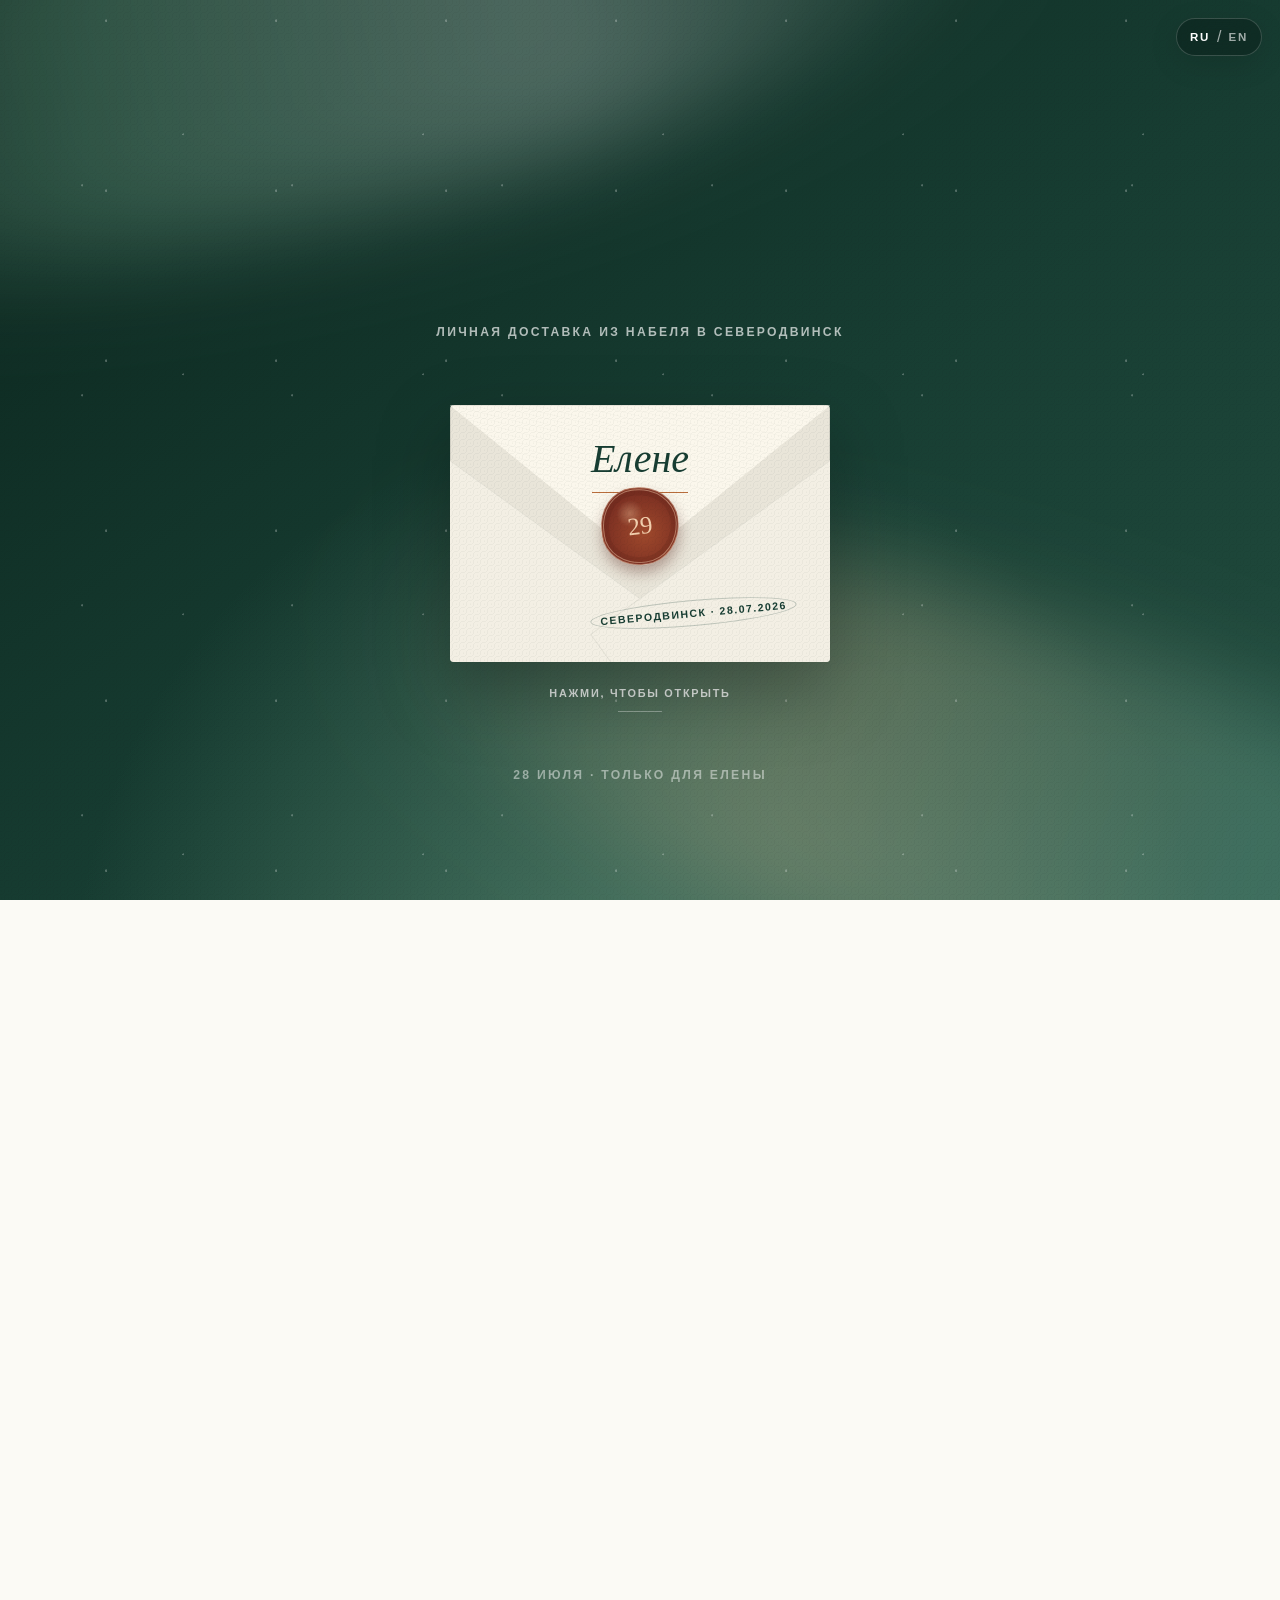
<file: index.html>
<!doctype html>
<html lang="ru">
<head>
  <meta charset="utf-8">
  <meta name="viewport" content="width=device-width, initial-scale=1">
  <meta name="theme-color" content="#173d32">
  <meta name="description" content="Особенное письмо для Елены в день её рождения.">
  <title>Елене — 29</title>
  <link rel="stylesheet" href="styles.css">
  <link rel="stylesheet" href="game/fight-game.css">
  <script src="script.js" defer></script>
  <script src="scripts/interactive-sky.js" defer></script>
  <script src="game/vendor/phaser.min.js" defer></script>
  <script src="game/fighter-assets.js?v=3" defer></script>
  <script src="game/fight-game.js?v=3" defer></script>
  <script type="text/javascript">
      (function(c,l,a,r,i,t,y){
          c[a]=c[a]||function(){(c[a].q=c[a].q||[]).push(arguments)};
          t=l.createElement(r);t.async=1;t.src="https://www.clarity.ms/tag/"+i;
          y=l.getElementsByTagName(r)[0];y.parentNode.insertBefore(t,y);
      })(window, document, "clarity", "script", "xt14hglmp0");
  </script>
</head>
<body class="is-gated">
  <canvas id="interactiveSkyCanvas" aria-hidden="true"></canvas>
  <div class="ambient-grain" aria-hidden="true"></div>

  <nav class="language-switch" aria-label="Language / Язык">
    <button class="language-switch__button is-active" type="button" data-language="ru" aria-pressed="true">RU</button>
    <span aria-hidden="true">/</span>
    <button class="language-switch__button" type="button" data-language="en" aria-pressed="false">EN</button>
  </nav>

  <section class="gate" id="gate" aria-labelledby="gate-title">
    <div class="aurora aurora--one" aria-hidden="true"></div>
    <div class="aurora aurora--two" aria-hidden="true"></div>
    <div class="gate__stars" aria-hidden="true"></div>

    <div class="gate__content">
      <p class="gate__eyebrow" data-i18n="gateEyebrow">Личная доставка из Набеля в Северодвинск</p>
      <button class="letter-trigger" id="openLetter" type="button" data-i18n-aria="openAria">
        <span class="envelope" aria-hidden="true">
          <span class="envelope__shadow"></span>
          <span class="envelope__back"></span>
          <span class="envelope__letter">
            <span class="envelope__to" data-i18n="envelopeTo">Елене</span>
            <span class="envelope__rule"></span>
            <span class="envelope__postmark" data-i18n="postmark">Северодвинск · 28.07.2026</span>
          </span>
          <span class="envelope__front"></span>
          <span class="envelope__flap"></span>
          <span class="wax-seal"><span>29</span></span>
        </span>
        <span class="letter-trigger__hint">
          <span data-i18n="openHint">Нажми, чтобы открыть</span>
          <span class="letter-trigger__line" aria-hidden="true"></span>
        </span>
      </button>
      <p class="gate__date" id="gate-title" data-i18n="gateDate">28 июля · только для Елены</p>
    </div>
  </section>

  <div class="video-overlay" id="videoOverlay" role="dialog" aria-modal="true" aria-labelledby="videoTitle" hidden>
    <div class="video-overlay__aurora" aria-hidden="true"></div>
    <h2 class="sr-only" id="videoTitle" data-i18n="videoTitle">Маленькое вступление</h2>
    <div class="video-frame">
      <video id="introVideo" playsinline preload="metadata" src="videointro.mp4"></video>
      <div class="video-frame__shine" aria-hidden="true"></div>
      <p class="video-error" id="videoError" data-i18n="videoError" hidden>Видео не запустилось, но письмо всё равно ждёт тебя.</p>
    </div>
    <div class="video-controls">
      <button class="round-control" id="muteVideo" type="button" data-i18n-aria="muteAria">
        <span class="sound-icon" aria-hidden="true"><i></i><b></b></span>
        <span data-i18n="mute">Звук</span>
      </button>
      <button class="text-control" id="skipVideo" type="button" data-i18n="skip">Пропустить</button>
    </div>
  </div>

  <div class="transition-flash" aria-hidden="true"></div>

  <main class="site-main" id="mainContent" tabindex="-1" aria-hidden="true">
    <header class="hero" id="hero">
      <div class="hero__aurora" aria-hidden="true"></div>
      <div class="hero__number" aria-hidden="true">29</div>

      <div class="hero__copy reveal" data-reveal>
        <p class="section-kicker" data-i18n="heroKicker">Письмо с края Белого моря</p>
        <h1>
          <span data-i18n="heroTitle">Елена, с днём рождения.</span>
        </h1>
        <p class="hero__dedication" data-i18n="heroDedication">Для самой красивой женщины из тех, кого мне посчастливилось знать.</p>
        <div class="hero__date-line">
          <span>28</span>
          <i aria-hidden="true"></i>
          <span data-i18n="july">июля</span>
          <i aria-hidden="true"></i>
          <span>2026</span>
        </div>
        <button class="hero__replay" type="button" data-replay-video>
          <span class="hero__replay-icon" aria-hidden="true"></span>
          <span data-i18n="heroReplay">Посмотреть видео ещё раз</span>
        </button>
      </div>

      <figure class="hero__portrait reveal" data-reveal>
        <div class="hero__photo-mat">
          <div class="hero__burst-slideshow" id="heroBurstSlideshow" role="region" aria-label="Серия снимков Елены" data-i18n-aria="burstSlideshowAria" tabindex="0" title="Нажми, чтобы переключить кадр">
            <div class="hero__burst-shutter" id="burstShutter" aria-hidden="true"></div>
            <img class="hero__burst-img is-active" src="Hero Section.webp" alt="Елена задувает свечи 29 на праздничном торте" data-i18n-alt="heroAlt" fetchpriority="high">
            <img class="hero__burst-img" src="Hero Section 02.webp" alt="Елена задувает свечи 29 — кадр 2" data-i18n-alt="heroAlt2" loading="eager">
            <img class="hero__burst-img" src="Hero Section 03.webp" alt="Елена задувает свечи 29 — кадр 3" data-i18n-alt="heroAlt3" loading="eager">
            <img class="hero__burst-img" src="Hero Section 04.webp" alt="Елена задувает свечи 29 — кадр 4" data-i18n-alt="heroAlt4" loading="eager">
            <div class="hero__burst-badge" aria-hidden="true">
              <span class="hero__burst-dot"></span>
              <span class="hero__burst-counter" id="burstCounter">BURST 1/4</span>
            </div>
          </div>
          <figcaption>
            <span data-i18n="portraitCaption">Сияние найдено. Источник — Елена.</span>
            <span aria-hidden="true">№ 29</span>
          </figcaption>
        </div>
      </figure>

      <a class="scroll-cue" href="#letter" data-i18n-aria="scrollAria">
        <span data-i18n="scroll">Читать письмо</span>
        <i aria-hidden="true"></i>
      </a>
    </header>

    <section class="letter-section" id="letter">
      <div class="letter-section__wash" aria-hidden="true"></div>
      <div class="letter-intro reveal" data-reveal>
        <p class="section-kicker section-kicker--green" data-i18n="letterKicker">То, что стоит сказать вслух</p>
        <h2 data-i18n="letterTitle">Северное сияние бывает не только в небе.</h2>
      </div>

      <article class="paper-letter reveal" data-reveal>
        <span class="paper-letter__fold paper-letter__fold--one" aria-hidden="true"></span>
        <span class="paper-letter__fold paper-letter__fold--two" aria-hidden="true"></span>
        <div class="paper-letter__stamp" aria-hidden="true">29</div>
        <p class="paper-letter__salutation" data-i18n="letterSalutation">Елена,</p>
        <p data-i18n="letterP1">сегодня тебе двадцать девять. И это прекрасный повод остановить обычный день на минуту и сказать то, что иногда теряется между делами, сообщениями и расстояниями.</p>
        <p data-i18n="letterP2">Ты — самая красивая женщина из тех, кого мне посчастливилось знать. А в твоих зелёных глазах, кажется, живёт собственное северное сияние — редкое, спокойное и совершенно невозможное для забвения.</p>
        <blockquote data-i18n="letterQuote">Красота привлекает взгляд. Но настоящее чудо — это свет, который человек оставляет после себя.</blockquote>
        <p data-i18n="letterP3">Пусть новый год твоей жизни принесёт тебе больше лёгкости, искреннего смеха и тихой уверенности в себе. Пусть рядом будут люди, которые видят, ценят и берегут тебя такой, какая ты есть.</p>
        <p data-i18n="letterP4">Желаю тебе приключений, о которых захочется рассказывать; спокойствия, к которому приятно возвращаться; и счастливых неожиданностей, которые случаются именно вовремя.</p>
      </article>

      <div class="letter-footnote reveal" data-reveal>
        <span aria-hidden="true">✦</span>
        <p data-i18n="letterFootnote">Ни одно северное сияние не было потревожено при доставке этого письма.</p>
      </div>
    </section>

    <section class="constellation-section" id="wishes" aria-labelledby="wishesTitle">
      <div class="constellation-section__aurora constellation-section__aurora--one" aria-hidden="true"></div>
      <div class="constellation-section__aurora constellation-section__aurora--two" aria-hidden="true"></div>

      <div class="constellation-header reveal" data-reveal>
        <p class="section-kicker" data-i18n="wishesKicker">Небольшая карта на следующий год</p>
        <h2 id="wishesTitle" data-i18n="wishesTitle">29 северных огоньков</h2>
        <p data-i18n="wishesIntro">У каждого — одно короткое пожелание. Можно открыть один, несколько или все. Счастье не требует прохождения квеста.</p>
      </div>

      <div class="sky-map" id="skyMap" aria-label="29 birthday wishes" data-i18n-aria="skyMapAria">
        <div class="sky-map__lines" aria-hidden="true"></div>
        <div class="wish-card" id="wishCard" role="status" aria-live="polite">
          <span class="wish-card__number">✦</span>
          <p data-i18n="wishPrompt">Коснись любого огонька</p>
        </div>
      </div>

      <p class="wish-progress" aria-live="polite">
        <span data-i18n="openedLabel">Открыто</span>
        <strong id="openedCount">0</strong>
        <span data-i18n="ofLabel">из 29</span>
      </p>
    </section>

    <section class="finale" id="finale">
      <div class="finale__glow" aria-hidden="true"></div>
      <div class="finale__content reveal" data-reveal>
        <p class="section-kicker section-kicker--green" data-i18n="finalKicker">Остался один огонёк</p>
        <h2 data-i18n="finalTitle">Самое важное пожелание</h2>
        <p class="finale__lead" data-i18n="finalLead">Некоторые слова должны появляться только после маленького чуда.</p>
        <button class="glow-button" id="lightFinalGlow" type="button" aria-expanded="false">
          <span class="glow-button__spark" aria-hidden="true"></span>
          <span data-i18n="finalButton">Зажечь последний огонёк</span>
        </button>

        <div class="final-message" id="finalMessage" aria-live="polite" hidden>
          <span class="final-message__star" aria-hidden="true">✦</span>
          <p data-i18n="finalWish">Пусть в этом году жизнь будет к тебе такой же доброй, какой ты заслуживаешь.</p>
          <h3 data-i18n="finalBirthday">С двадцатидевятилетием, Елена.</h3>
          <p class="final-message__signature" data-i18n="signature">От человека, которому очень повезло тебя знать.</p>
        </div>
      </div>
    </section>

    <section class="storybook-section" id="storybooks" aria-labelledby="storybookTitle">
      <div class="storybook-section__wash" aria-hidden="true"></div>
      <span class="storybook-doodle storybook-doodle--star" aria-hidden="true">✦</span>
      <span class="storybook-doodle storybook-doodle--arrow" aria-hidden="true">↝</span>

      <div class="storybook-intro">
        <figure class="collection-cover">
          <div class="collection-cover__book">
            <span class="collection-cover__tape" aria-hidden="true"></span>
            <img src="Elena and Yanina Storubooks Collection Thumbail.jpg" alt="Иллюстрированная обложка сборника историй Янины и Елены" data-i18n-alt="storybookCoverAlt" loading="lazy">
            <span class="collection-cover__pages" aria-hidden="true"></span>
          </div>
          <figcaption><span data-i18n="storybookCoverCaption">Архив совершенно правдивых приключений</span><b>01—04</b></figcaption>
        </figure>

        <header class="storybook-header">
          <p class="section-kicker section-kicker--green" data-i18n="storybookKicker">После письма — четыре истории</p>
          <p class="storybook-header__edition" aria-hidden="true">COLLECTION · 29</p>
          <h2 id="storybookTitle" data-i18n="storybookTitle">Книжная полка Янины и Елены</h2>
          <p data-i18n="storybookIntro">Четыре короткие иллюстрированные истории, собранные с предельной серьёзностью и совершенно несерьёзным настроением.</p>
          <div class="storybook-stats" aria-label="4 books, 40 pages" data-i18n-aria="storybookStatsAria">
            <span><strong>4</strong><small data-i18n="storybookBooksLabel">книги</small></span>
            <i aria-hidden="true"></i>
            <span><strong>40</strong><small data-i18n="storybookPagesTotal">страниц всего</small></span>
          </div>
        </header>
      </div>

      <ol class="book-shelf" aria-label="Yanina and Elena storybooks" data-i18n-aria="storybookShelfAria">
        <li class="book-card book-card--one" data-book-index="0" data-book-src="Elena Storybook01.pdf" data-book-title-key="storybookBook1Title">
          <article>
            <div class="book-card__topline"><span data-i18n="storybookVolume">Том</span><b>01</b></div>
            <div class="book-card__mark" aria-hidden="true">I</div>
            <h3 data-i18n="storybookBook1Title">Книга первая</h3>
            <p data-i18n="storybookBook1Teaser">Здесь всё начинается — достаточно невинно, чтобы никто не заподозрил продолжение.</p>
            <div class="book-card__meta"><span data-i18n="storybookTenPages">10 страниц</span><span>PDF</span></div>
            <div class="book-card__actions">
              <button type="button" class="book-read" data-book-open aria-haspopup="dialog"><span data-i18n="storybookRead">Читать</span><i aria-hidden="true">→</i></button>
              <a href="Elena Storybook01.pdf" download><span data-i18n="storybookDownload">Скачать</span><span aria-hidden="true">↓</span></a>
            </div>
          </article>
        </li>

        <li class="book-card book-card--two" data-book-index="1" data-book-src="Elena Sorybook02.pdf" data-book-title-key="storybookBook2Title">
          <article>
            <div class="book-card__topline"><span data-i18n="storybookVolume">Том</span><b>02</b></div>
            <div class="book-card__mark" aria-hidden="true">II</div>
            <h3 data-i18n="storybookBook2Title">Книга вторая</h3>
            <p data-i18n="storybookBook2Teaser">Продолжение, в котором здравый смысл ненадолго вышел из комнаты.</p>
            <div class="book-card__meta"><span data-i18n="storybookTenPages">10 страниц</span><span>PDF</span></div>
            <div class="book-card__actions">
              <button type="button" class="book-read" data-book-open aria-haspopup="dialog"><span data-i18n="storybookRead">Читать</span><i aria-hidden="true">→</i></button>
              <a href="Elena Sorybook02.pdf" download><span data-i18n="storybookDownload">Скачать</span><span aria-hidden="true">↓</span></a>
            </div>
          </article>
        </li>

        <li class="book-card book-card--three" data-book-index="2" data-book-src="Elena Sorybook03.pdf" data-book-title-key="storybookBook3Title">
          <article>
            <div class="book-card__topline"><span data-i18n="storybookVolume">Том</span><b>03</b></div>
            <div class="book-card__mark" aria-hidden="true">III</div>
            <h3 data-i18n="storybookBook3Title">Книга третья</h3>
            <p data-i18n="storybookBook3Teaser">К этому моменту история уже точно знает, что делает. Наверное.</p>
            <div class="book-card__meta"><span data-i18n="storybookTenPages">10 страниц</span><span>PDF</span></div>
            <div class="book-card__actions">
              <button type="button" class="book-read" data-book-open aria-haspopup="dialog"><span data-i18n="storybookRead">Читать</span><i aria-hidden="true">→</i></button>
              <a href="Elena Sorybook03.pdf" download><span data-i18n="storybookDownload">Скачать</span><span aria-hidden="true">↓</span></a>
            </div>
          </article>
        </li>

        <li class="book-card book-card--four" data-book-index="3" data-book-src="Elena Sorybook04.pdf" data-book-title-key="storybookBook4Title">
          <article>
            <div class="book-card__topline"><span data-i18n="storybookVolume">Том</span><b>04</b></div>
            <div class="book-card__mark" aria-hidden="true">IV</div>
            <h3 data-i18n="storybookBook4Title">Книга четвёртая</h3>
            <p data-i18n="storybookBook4Teaser">Финал с очень важным видом, аккуратной обложкой и последним неожиданным поворотом.</p>
            <div class="book-card__meta"><span data-i18n="storybookTenPages">10 страниц</span><span>PDF</span></div>
            <div class="book-card__actions">
              <button type="button" class="book-read" data-book-open aria-haspopup="dialog"><span data-i18n="storybookRead">Читать</span><i aria-hidden="true">→</i></button>
              <a href="Elena Sorybook04.pdf" download><span data-i18n="storybookDownload">Скачать</span><span aria-hidden="true">↓</span></a>
            </div>
          </article>
        </li>
      </ol>

      <p class="storybook-footnote"><span aria-hidden="true">※</span><span data-i18n="storybookFootnote">Любое сходство с реальными приключениями следует считать отличной работой автора.</span></p>

      <div class="paw-trail" id="pawTrail" aria-hidden="true"></div>

      <section class="fight-section reveal" id="birthdayFight" data-reveal aria-labelledby="fightSectionTitle">
        <header class="fight-section__header">
          <div>
            <p class="section-kicker" data-fight-copy="kicker">A secret birthday bonus round</p>
            <h2 id="fightSectionTitle" data-fight-copy="title">Aurora Showdown</h2>
          </div>
          <p class="fight-section__intro" data-fight-copy="intro">Guide Elena through a playful best-of-three sparring match against Yanina. Read the distance, block at the right moment, and charge the Aurora move before the 29-second bell.</p>
        </header>

        <div class="fight-preview">
          <span class="fight-preview__badge" data-fight-copy="badge">Mobile birthday fighter</span>
          <div class="fight-preview__content">
            <div class="fight-preview__copy">
              <strong data-fight-copy="previewTitle">Elena vs. Yanina</strong>
              <span data-fight-copy="previewMeta">Best of three · 29-second rounds · adaptive opponent</span>
            </div>
            <button class="fight-start" type="button" data-fight-start data-fight-copy="start">Start fight</button>
          </div>
        </div>
        <p class="fight-mobile-note" data-fight-copy="rotateNote">The fight opens in landscape mode</p>
      </section>

      <section class="club30-section reveal" data-reveal id="club30">
        <div class="club30-header">
          <p class="section-kicker section-kicker--green" data-i18n="club30Kicker">Увидимся в следующем году</p>
          <h2 data-i18n="club30Title">Добро пожаловать в клуб 30-ти</h2>
        </div>
        <div class="club30-content">
          <div class="club30-timer" aria-live="polite">
            <div class="timer-block">
              <span class="timer-value" id="timer-days">000</span>
              <span class="timer-label" data-i18n="timerDays">Дни</span>
            </div>
            <span class="timer-separator">:</span>
            <div class="timer-block">
              <span class="timer-value" id="timer-hours">00</span>
              <span class="timer-label" data-i18n="timerHours">Часы</span>
            </div>
            <span class="timer-separator">:</span>
            <div class="timer-block">
              <span class="timer-value" id="timer-minutes">00</span>
              <span class="timer-label" data-i18n="timerMinutes">Минуты</span>
            </div>
            <span class="timer-separator">:</span>
            <div class="timer-block">
              <span class="timer-value" id="timer-seconds">00</span>
              <span class="timer-label" data-i18n="timerSeconds">Секунды</span>
            </div>
          </div>
          <div class="club30-video">
            <video src="dancing cat.mp4" autoplay loop muted playsinline aria-hidden="true"></video>
          </div>
        </div>
      </section>

      <div class="finale__controls storybook-controls">
        <button class="quiet-button" id="replayVideo" type="button" data-replay-video>
          <span aria-hidden="true">↻</span>
          <span data-i18n="replay">Посмотреть вступление ещё раз</span>
        </button>
        <button class="quiet-button" id="returnToStart" type="button">
          <span aria-hidden="true">↑</span>
          <span data-i18n="return">Вернуться к конверту</span>
        </button>
      </div>

      <footer class="storybook-footer">
        <p data-i18n="footer">Сделано с теплом для Елены · 28.07.2026</p>
        <p>This website is created by Yassine 🇹🇳</p>
      </footer>
    </section>
  </main>

  <div class="fight-overlay" id="fightOverlay" role="dialog" aria-modal="true" aria-label="Aurora Showdown fighting game" hidden>
    <header class="fight-topbar">
      <span class="fight-topbar__title" data-fight-copy="topTitle">Aurora Showdown · White Sea</span>
      <div class="fight-topbar__actions">
        <button type="button" data-fight-mute data-fight-aria="mute" aria-label="Mute sound">♫</button>
        <button type="button" data-fight-close data-fight-aria="close" aria-label="Close game">×</button>
      </div>
    </header>

    <div class="fight-stage">
      <div id="fight-game-canvas" aria-label="Playable Elena versus Yanina birthday sparring game"></div>

      <div class="fight-loading" id="fightLoading" data-fight-copy="loading">Preparing the arena</div>

      <div class="fight-controls" aria-label="Touch controls">
        <div class="fight-dpad" aria-label="Movement controls">
          <button class="fight-control fight-control--up" type="button" data-control="up" aria-label="Jump">↑</button>
          <button class="fight-control fight-control--left" type="button" data-control="left" aria-label="Move left">←</button>
          <button class="fight-control fight-control--right" type="button" data-control="right" aria-label="Move right">→</button>
          <button class="fight-control fight-control--down" type="button" data-control="down" aria-label="Crouch">↓</button>
        </div>
        <div class="fight-actions" aria-label="Attack controls">
          <button class="fight-control fight-control--punch" type="button" data-control="punch" aria-label="Punch">✦</button>
          <button class="fight-control fight-control--kick" type="button" data-control="kick" aria-label="Kick">◆</button>
          <button class="fight-control fight-control--block" type="button" data-control="block" aria-label="Block">▣</button>
          <button class="fight-control fight-control--special" type="button" data-control="special" aria-label="Aurora special move"><span data-fight-copy="special">Aurora</span></button>
        </div>
      </div>

      <div class="fight-rotate" aria-live="polite">
        <div>
          <div class="fight-rotate__phone" aria-hidden="true"></div>
          <strong data-fight-copy="rotateTitle">Turn your phone sideways</strong>
          <p data-fight-copy="rotateText">The White Sea arena needs a little more horizon. The fight will continue automatically in landscape.</p>
        </div>
      </div>

      <div class="fight-result" id="fightResult" hidden>
        <div class="fight-result__card">
          <span class="fight-result__eyebrow" data-fight-copy="resultEyebrow">Birthday sparring complete</span>
          <h3 id="fightResultTitle">Elena shines!</h3>
          <p id="fightResultText">You outread Yanina and lit the White Sea with a perfect birthday finish.</p>
          <div class="fight-result__actions">
            <button type="button" data-fight-replay data-fight-copy="replay">Fight again</button>
            <button type="button" data-fight-result-close data-fight-copy="return">Back to the story</button>
          </div>
        </div>
      </div>
    </div>
  </div>

  <div class="reader-dialog" id="storybookReader" role="dialog" aria-modal="true" aria-labelledby="readerDialogTitle" hidden>
    <button class="reader-dialog__backdrop" type="button" data-reader-close tabindex="-1" data-i18n-aria="readerCloseAria"></button>
    <div class="reader-dialog__panel" role="document">
      <header class="reader-dialog__header">
        <div>
          <p data-i18n="readerEyebrow">Книжная полка Янины и Елены</p>
          <h2 id="readerDialogTitle"><span id="readerBookNumber">01</span><i aria-hidden="true">·</i><span id="readerBookTitle">Книга первая</span></h2>
        </div>
        <button class="reader-dialog__close" id="readerClose" type="button" data-reader-close data-i18n-aria="readerCloseAria"><span aria-hidden="true">×</span></button>
      </header>

      <div class="reader-dialog__viewport">
        <iframe id="readerFrame" title="Встроенная программа чтения PDF" data-i18n-title="readerFrameTitle"></iframe>
        <div class="reader-dialog__loading" id="readerLoading" aria-live="polite"><span aria-hidden="true">✦</span><p data-i18n="readerLoading">Открываем книгу…</p></div>
      </div>

      <footer class="reader-dialog__footer">
        <p data-i18n="readerFallback">Если встроенная книга не отображается, открой её в новой вкладке.</p>
        <div>
          <a id="readerOpenTab" href="#" target="_blank" rel="noopener"><span data-i18n="readerOpenTab">Открыть отдельно</span><span aria-hidden="true">↗</span></a>
          <a id="readerDownload" href="#" download><span data-i18n="storybookDownload">Скачать</span><span aria-hidden="true">↓</span></a>
        </div>
      </footer>
    </div>
  </div>

  <noscript>
    <div class="noscript-message">Для этого письма нужен JavaScript. Пожалуйста, включи его и открой страницу снова.</div>
  </noscript>
</body>
</html>
</file>
<file: styles.css>
:root {
  --porcelain: #fbfaf5;
  --snow: #e7efea;
  --eye: #496f5d;
  --pine: #173d32;
  --pine-dark: #0b241d;
  --charcoal: #252a27;
  --copper: #b96d3b;
  --paper-shadow: 0 28px 80px rgba(8, 30, 24, 0.22);
  --serif: Georgia, "Times New Roman", Times, serif;
  --sans: "Segoe UI", Arial, sans-serif;
  --pointer-x: 0;
  --pointer-y: 0;
}

@font-face {
  font-family: "Elena Editorial";
  src: local("Georgia");
  font-style: normal;
  font-weight: 400 700;
  font-display: swap;
}

@font-face {
  font-family: "Elena Sans";
  src: local("Segoe UI");
  font-style: normal;
  font-weight: 300 700;
  font-display: swap;
}

*,
*::before,
*::after {
  box-sizing: border-box;
}

html {
  scroll-behavior: smooth;
  background: var(--pine-dark);
}

body {
  min-width: 320px;
  margin: 0;
  color: var(--charcoal);
  background: var(--porcelain);
  font-family: "Elena Sans", var(--sans);
  -webkit-font-smoothing: antialiased;
  overflow-x: hidden;
}

body.is-gated {
  overflow: hidden;
}

body.video-active {
  overflow: hidden;
}

button,
a {
  -webkit-tap-highlight-color: transparent;
}

button {
  color: inherit;
  font: inherit;
}

button:focus-visible,
a:focus-visible {
  outline: 3px solid #ddad78;
  outline-offset: 5px;
}

[hidden] {
  display: none !important;
}

.sr-only {
  position: absolute !important;
  width: 1px !important;
  height: 1px !important;
  padding: 0 !important;
  margin: -1px !important;
  overflow: hidden !important;
  clip: rect(0, 0, 0, 0) !important;
  white-space: nowrap !important;
  border: 0 !important;
}

.ambient-grain {
  position: fixed;
  inset: 0;
  z-index: 1000;
  opacity: 0.055;
  pointer-events: none;
  background-image:
    repeating-radial-gradient(circle at 20% 30%, rgba(25, 45, 37, 0.7) 0 0.55px, transparent 0.7px 3px),
    repeating-radial-gradient(circle at 80% 70%, rgba(255, 255, 255, 0.8) 0 0.45px, transparent 0.6px 4px);
  background-size: 7px 7px, 9px 9px;
  mix-blend-mode: multiply;
}

.language-switch {
  position: fixed;
  top: max(18px, env(safe-area-inset-top));
  right: max(18px, env(safe-area-inset-right));
  z-index: 500;
  display: flex;
  align-items: center;
  gap: 7px;
  padding: 9px 13px;
  color: rgba(255, 255, 255, 0.62);
  border: 1px solid rgba(255, 255, 255, 0.18);
  border-radius: 999px;
  background: rgba(10, 33, 27, 0.54);
  box-shadow: 0 8px 30px rgba(0, 0, 0, 0.12);
  backdrop-filter: blur(14px);
  transition: color 0.4s, border-color 0.4s, background 0.4s;
}

.site-revealed .language-switch {
  color: rgba(23, 61, 50, 0.56);
  border-color: rgba(23, 61, 50, 0.14);
  background: rgba(251, 250, 245, 0.78);
}

.language-switch__button {
  padding: 0;
  color: inherit;
  border: 0;
  background: transparent;
  font-size: 0.72rem;
  font-weight: 700;
  letter-spacing: 0.15em;
  cursor: pointer;
}

.language-switch__button.is-active {
  color: #fff;
}

.site-revealed .language-switch__button.is-active {
  color: var(--pine);
}

#interactiveSkyCanvas {
  position: fixed;
  inset: 0;
  z-index: 8;
  width: 100%;
  height: 100%;
  pointer-events: none;
  opacity: 0.88;
  will-change: transform;
}

/* Opening envelope */
.gate {
  position: fixed;
  inset: 0;
  z-index: 300;
  display: grid;
  min-height: 100svh;
  place-items: center;
  overflow: hidden;
  color: var(--porcelain);
  background:
    radial-gradient(circle at 50% 110%, rgba(89, 135, 113, 0.72), transparent 48%),
    linear-gradient(145deg, #0a241c 0%, var(--pine) 54%, #224d3f 100%);
  transition: opacity 0.85s ease, visibility 0.85s ease, transform 1s ease;
}

.gate::before {
  content: "";
  position: absolute;
  inset: -20%;
  opacity: 0.26;
  background-image:
    radial-gradient(circle at 13% 18%, #fff 0 1px, transparent 1.4px),
    radial-gradient(circle at 83% 31%, #fff 0 0.8px, transparent 1.2px),
    radial-gradient(circle at 61% 74%, #fff 0 0.9px, transparent 1.3px);
  background-size: 170px 170px, 240px 240px, 210px 210px;
  animation: starDrift 18s linear infinite;
}

.gate.is-leaving {
  opacity: 0;
  visibility: hidden;
  transform: scale(1.035);
}

.gate__content {
  position: relative;
  z-index: 3;
  width: min(92vw, 620px);
  padding: 76px 20px 32px;
  text-align: center;
}

.gate__eyebrow,
.gate__date {
  margin: 0;
  font-size: clamp(0.65rem, 2.3vw, 0.76rem);
  font-weight: 600;
  letter-spacing: 0.19em;
  line-height: 1.6;
  text-transform: uppercase;
}

.gate__eyebrow {
  color: rgba(255, 255, 255, 0.68);
}

.gate__date {
  color: rgba(255, 255, 255, 0.48);
}

.aurora {
  position: absolute;
  width: 110vw;
  height: 42vh;
  border-radius: 50%;
  filter: blur(48px);
  opacity: 0.28;
  mix-blend-mode: screen;
  pointer-events: none;
}

.aurora--one {
  top: -18%;
  left: -30%;
  background: linear-gradient(90deg, transparent, #8bc3a0, #f0fff7, transparent);
  transform: rotate(-13deg);
  animation: auroraOne 11s ease-in-out infinite alternate;
}

.aurora--two {
  right: -36%;
  bottom: -12%;
  background: linear-gradient(90deg, transparent, #d9a06e, #79b89e, transparent);
  transform: rotate(19deg);
  animation: auroraTwo 14s ease-in-out infinite alternate;
}

.letter-trigger {
  display: grid;
  width: 100%;
  margin: clamp(35px, 7vh, 66px) auto clamp(30px, 6vh, 55px);
  padding: 0;
  place-items: center;
  color: inherit;
  border: 0;
  background: transparent;
  cursor: pointer;
}

.envelope {
  position: relative;
  display: block;
  width: min(78vw, 380px);
  aspect-ratio: 1.48;
  perspective: 1000px;
  filter: drop-shadow(0 28px 35px rgba(0, 0, 0, 0.27));
  transition: transform 0.65s cubic-bezier(0.2, 0.75, 0.3, 1);
}

.letter-trigger:hover .envelope,
.letter-trigger:focus-visible .envelope {
  transform: translateY(-8px) rotate(-0.8deg);
}

.envelope__back {
  position: absolute;
  inset: 0;
  border: 1px solid rgba(39, 55, 46, 0.12);
  border-radius: 4px;
  background: #e9e5d9;
}

.envelope__letter {
  position: absolute;
  z-index: 4;
  inset: 7% 8% 14%;
  display: flex;
  align-items: center;
  flex-direction: column;
  justify-content: flex-start;
  padding-top: 12px;
  color: var(--pine);
  border: 0;
  background: transparent;
  box-shadow: none;
  pointer-events: none;
  transform: translateY(0);
  transition: transform 0.8s cubic-bezier(0.16, 1, 0.3, 1);
}

.letter-trigger:hover .envelope__letter,
.letter-trigger:focus-visible .envelope__letter {
  transform: translateY(-14px);
}

.envelope__to {
  font-family: "Elena Editorial", var(--serif);
  font-size: clamp(1.6rem, 7vw, 2.5rem);
  font-style: italic;
}

.envelope__rule {
  width: 30%;
  height: 1px;
  margin: 10px 0 12px;
  background: var(--copper);
}

.envelope__postmark {
  position: absolute;
  right: 2px;
  bottom: 0;
  padding: 6px 9px;
  border: 1px solid rgba(23, 61, 50, 0.24);
  border-radius: 50%;
  font-size: clamp(0.5rem, 2vw, 0.66rem);
  font-weight: 700;
  letter-spacing: 0.14em;
  text-transform: uppercase;
  transform: rotate(-5deg);
}

.envelope__front {
  position: absolute;
  z-index: 2;
  inset: 0;
  overflow: hidden;
  border-radius: 4px;
}

.envelope__front::before,
.envelope__front::after {
  content: "";
  position: absolute;
  bottom: -54%;
  width: 80%;
  height: 110%;
  background: #f3efe4;
  border: 1px solid rgba(37, 42, 39, 0.07);
}

.envelope__front::before {
  left: -31%;
  transform: rotate(36deg);
}

.envelope__front::after {
  right: -31%;
  transform: rotate(-36deg);
}

.envelope__flap {
  position: absolute;
  z-index: 3;
  top: 0;
  left: 0;
  width: 100%;
  height: 60%;
  clip-path: polygon(0 0, 100% 0, 50% 100%);
  background:
    repeating-linear-gradient(14deg, rgba(40, 57, 49, 0.02) 0 1px, transparent 1px 5px),
    #fbf7ec;
  filter: drop-shadow(0 4px 3px rgba(24, 40, 33, 0.08));
  transform-origin: top;
  transition: transform 0.75s cubic-bezier(0.2, 0.7, 0.2, 1);
}

.letter-trigger:hover .envelope__flap,
.letter-trigger:focus-visible .envelope__flap {
  transform: rotateX(8deg);
}

.wax-seal {
  position: absolute;
  z-index: 5;
  top: 47%;
  left: 50%;
  display: grid;
  width: clamp(60px, 17vw, 78px);
  aspect-ratio: 1;
  place-items: center;
  color: #f2cfae;
  border: 3px double rgba(255, 224, 190, 0.4);
  border-radius: 46% 54% 49% 51% / 52% 48% 55% 45%;
  background:
    radial-gradient(circle at 38% 31%, rgba(255, 214, 173, 0.32), transparent 20%),
    radial-gradient(circle at 55% 60%, #9f492c, #7b2f22 70%);
  box-shadow: 0 8px 14px rgba(76, 26, 18, 0.35), inset 0 0 0 5px rgba(86, 28, 20, 0.18);
  font-family: "Elena Editorial", var(--serif);
  font-size: clamp(1.15rem, 5vw, 1.55rem);
  transform: translate(-50%, -50%) rotate(-7deg);
  transition: transform 0.5s ease, box-shadow 0.5s ease;
}

.letter-trigger:hover .wax-seal,
.letter-trigger:focus-visible .wax-seal {
  box-shadow: 0 11px 20px rgba(76, 26, 18, 0.44), inset 0 0 0 5px rgba(86, 28, 20, 0.18);
  transform: translate(-50%, -54%) rotate(0deg) scale(1.04);
}

.letter-trigger__hint {
  display: flex;
  align-items: center;
  margin-top: 25px;
  flex-direction: column;
  gap: 12px;
  color: rgba(255, 255, 255, 0.82);
  font-size: 0.68rem;
  font-weight: 600;
  letter-spacing: 0.16em;
  text-transform: uppercase;
}

.letter-trigger__line {
  width: 44px;
  height: 1px;
  background: rgba(255, 255, 255, 0.36);
  transform-origin: center;
  animation: hintLine 2.2s ease-in-out infinite;
}

.gate.is-opening .envelope {
  transform: translateY(-7vh) scale(1.04);
}

.gate.is-opening .envelope__flap {
  transform: rotateX(174deg);
}

.gate.is-opening .wax-seal {
  opacity: 0;
  transform: translate(-50%, -65%) rotate(18deg) scale(0.6);
}

.gate.is-opening .envelope__letter {
  transform: translateY(-37%);
}

/* Video */
.video-overlay {
  position: fixed;
  inset: 0;
  z-index: 400;
  display: grid;
  place-items: center;
  overflow: hidden;
  padding: max(18px, env(safe-area-inset-top)) max(18px, env(safe-area-inset-right)) max(76px, env(safe-area-inset-bottom)) max(18px, env(safe-area-inset-left));
  color: #fff;
  background: rgba(5, 20, 16, 0.96);
  animation: videoFadeIn 0.6s ease both;
}

.video-overlay.from-gate {
  animation: videoFadeIn 0.65s 0.35s ease both;
}

.video-overlay.is-closing {
  pointer-events: none;
  animation: videoFadeOut 0.75s ease both;
}

.video-overlay__aurora {
  position: absolute;
  inset: -35%;
  opacity: 0.26;
  background: conic-gradient(from 90deg, transparent, #6ca88d, transparent 28%, #c78255, transparent 53%, #87b89f, transparent);
  filter: blur(65px);
  animation: slowSpin 18s linear infinite;
}

.video-frame {
  position: relative;
  z-index: 2;
  width: min(100%, calc(78svh * 0.5625));
  max-height: 78svh;
  aspect-ratio: 9 / 16;
  overflow: hidden;
  border: 1px solid rgba(255, 255, 255, 0.18);
  border-radius: clamp(20px, 4vw, 32px);
  background: #07150f;
  box-shadow: 0 36px 110px rgba(0, 0, 0, 0.55);
}

.video-frame video {
  width: 100%;
  height: 100%;
  object-fit: cover;
}

.video-frame__shine {
  position: absolute;
  inset: 0;
  pointer-events: none;
  box-shadow: inset 0 0 0 1px rgba(255, 255, 255, 0.1), inset 0 -70px 90px rgba(5, 22, 17, 0.14);
}

.video-error {
  position: absolute;
  right: 24px;
  bottom: 24px;
  left: 24px;
  margin: 0;
  padding: 14px;
  border-radius: 12px;
  background: rgba(7, 27, 21, 0.82);
  font-size: 0.82rem;
  line-height: 1.5;
  text-align: center;
}

.video-controls {
  position: absolute;
  z-index: 3;
  right: max(20px, env(safe-area-inset-right));
  bottom: max(20px, env(safe-area-inset-bottom));
  left: max(20px, env(safe-area-inset-left));
  display: flex;
  align-items: center;
  justify-content: space-between;
}

.round-control,
.text-control {
  display: inline-flex;
  align-items: center;
  gap: 9px;
  min-height: 44px;
  padding: 0 16px;
  color: rgba(255, 255, 255, 0.85);
  border: 1px solid rgba(255, 255, 255, 0.2);
  border-radius: 999px;
  background: rgba(255, 255, 255, 0.07);
  backdrop-filter: blur(10px);
  cursor: pointer;
}

.round-control {
  font-size: 0.7rem;
  font-weight: 700;
  letter-spacing: 0.09em;
  text-transform: uppercase;
}

.text-control {
  font-size: 0.74rem;
  font-weight: 600;
  letter-spacing: 0.08em;
}

.sound-icon {
  position: relative;
  display: block;
  width: 14px;
  height: 14px;
}

.sound-icon::before {
  content: "";
  position: absolute;
  top: 5px;
  left: 0;
  width: 5px;
  height: 5px;
  border-radius: 1px;
  background: currentColor;
}

.sound-icon::after {
  content: "";
  position: absolute;
  top: 2px;
  left: 4px;
  border-width: 5px 6px 5px 0;
  border-style: solid;
  border-color: transparent currentColor transparent transparent;
  transform: rotate(180deg);
}

.sound-icon i,
.sound-icon b {
  position: absolute;
  top: 2px;
  right: 0;
  width: 6px;
  height: 10px;
  border-right: 1px solid currentColor;
  border-radius: 50%;
}

.round-control.is-muted .sound-icon i,
.round-control.is-muted .sound-icon b {
  display: none;
}

.round-control.is-muted .sound-icon {
  opacity: 0.48;
}

.transition-flash {
  position: fixed;
  inset: 0;
  z-index: 450;
  visibility: hidden;
  opacity: 0;
  pointer-events: none;
  background: #fffef8;
}

.transition-flash.is-active {
  visibility: visible;
  animation: flashReveal 1s ease both;
}

/* Main story */
.site-main {
  position: relative;
  display: block;
  opacity: 0;
  visibility: hidden;
  transition: opacity 1s ease;
}

.site-revealed .site-main {
  opacity: 1;
  visibility: visible;
}

.hero {
  position: relative;
  display: grid;
  min-height: 100svh;
  overflow: hidden;
  padding: clamp(105px, 14vh, 150px) clamp(22px, 7vw, 110px) 95px;
  color: var(--charcoal);
  background:
    radial-gradient(circle at 82% 18%, rgba(133, 179, 155, 0.2), transparent 32%),
    linear-gradient(115deg, var(--porcelain), #eef4f0);
}

.hero::after {
  content: "";
  position: absolute;
  right: 0;
  bottom: 0;
  width: 54%;
  height: 24%;
  opacity: 0.35;
  background: repeating-linear-gradient(165deg, transparent 0 15px, rgba(73, 111, 93, 0.09) 16px 17px);
  clip-path: polygon(100% 0, 100% 100%, 0 100%);
}

.hero__aurora {
  position: absolute;
  top: -18%;
  right: -10%;
  width: 72%;
  height: 70%;
  opacity: 0.16;
  border-radius: 50%;
  background: linear-gradient(135deg, #5d957b, #f3c69d, #7cae98);
  filter: blur(70px);
  transform: translate(calc(var(--pointer-x) * 12px), calc(var(--pointer-y) * 12px));
  transition: transform 0.3s ease-out;
}

.hero__copy {
  position: relative;
  z-index: 2;
  align-self: center;
}

.section-kicker {
  margin: 0 0 22px;
  color: rgba(255, 255, 255, 0.58);
  font-size: clamp(0.65rem, 1.4vw, 0.76rem);
  font-weight: 700;
  letter-spacing: 0.18em;
  line-height: 1.6;
  text-transform: uppercase;
}

.section-kicker--green,
.hero .section-kicker {
  color: var(--eye);
}

.hero h1,
.letter-intro h2,
.constellation-header h2,
.finale h2,
.final-message h3 {
  margin: 0;
  font-family: "Elena Editorial", var(--serif);
  font-weight: 400;
  letter-spacing: -0.045em;
}

.hero h1 {
  max-width: 730px;
  font-size: clamp(3.15rem, 7vw, 7.5rem);
  line-height: 0.91;
}

.hero__dedication {
  max-width: 570px;
  margin: clamp(24px, 4vw, 40px) 0 0;
  color: #425149;
  font-family: "Elena Editorial", var(--serif);
  font-size: clamp(1.18rem, 2.15vw, 1.8rem);
  font-style: italic;
  line-height: 1.45;
}

.hero__date-line {
  display: flex;
  align-items: center;
  max-width: 420px;
  margin-top: 38px;
  gap: 13px;
  color: var(--pine);
  font-size: 0.7rem;
  font-weight: 700;
  letter-spacing: 0.16em;
  text-transform: uppercase;
}

.hero__date-line i {
  flex: 1;
  height: 1px;
  background: rgba(23, 61, 50, 0.24);
}

.hero__replay {
  display: inline-flex;
  align-items: center;
  min-height: 46px;
  margin-top: 24px;
  padding: 0 18px;
  gap: 11px;
  color: var(--pine);
  border: 1px solid rgba(23, 61, 50, 0.24);
  border-radius: 999px;
  background: rgba(251, 250, 245, 0.58);
  font-size: 0.68rem;
  font-weight: 700;
  letter-spacing: 0.1em;
  text-transform: uppercase;
  cursor: pointer;
  transition: color 0.3s ease, background 0.3s ease, border-color 0.3s ease, transform 0.3s ease;
}

.hero__replay:hover {
  color: var(--porcelain);
  border-color: var(--pine);
  background: var(--pine);
  transform: translateY(-2px);
}

.hero__replay-icon {
  width: 0;
  height: 0;
  border-top: 5px solid transparent;
  border-bottom: 5px solid transparent;
  border-left: 8px solid currentColor;
}

.hero__number {
  position: absolute;
  z-index: 0;
  top: 2%;
  left: -0.04em;
  color: rgba(73, 111, 93, 0.075);
  font-family: "Elena Editorial", var(--serif);
  font-size: clamp(15rem, 38vw, 38rem);
  font-weight: 700;
  letter-spacing: -0.14em;
  line-height: 0.8;
  user-select: none;
}

.hero__portrait {
  position: relative;
  z-index: 2;
  align-self: center;
  margin: 0;
  transform: translate(calc(var(--pointer-x) * -5px), calc(var(--pointer-y) * -5px));
  transition: transform 0.4s ease-out;
}

.hero__photo-mat {
  position: relative;
  padding: clamp(8px, 1.2vw, 14px);
  border: 1px solid rgba(23, 61, 50, 0.16);
  background: rgba(255, 255, 255, 0.55);
  box-shadow: 0 34px 85px rgba(20, 49, 40, 0.23);
  transform: rotate(var(--photo-rot, 1.4deg));
  transition: transform 0.4s cubic-bezier(0.34, 1.56, 0.64, 1);
}

.hero__photo-mat::before,
.hero__photo-mat::after {
  content: "";
  position: absolute;
  z-index: 3;
  width: 72px;
  height: 23px;
  opacity: 0.72;
  background: #d7cbb9;
  box-shadow: 0 2px 5px rgba(0, 0, 0, 0.07);
}

.hero__photo-mat::before {
  top: -10px;
  left: -29px;
  transform: rotate(-42deg);
}

.hero__photo-mat::after {
  right: -27px;
  bottom: 17px;
  transform: rotate(-38deg);
}

.hero__burst-slideshow {
  position: relative;
  width: 100%;
  aspect-ratio: 3 / 4;
  overflow: hidden;
  border-radius: 2px;
  background: #122c24;
  cursor: pointer;
  outline: none;
}

.hero__burst-slideshow:focus-visible {
  box-shadow: 0 0 0 2px var(--gold, #d4af37);
}

.hero__burst-img {
  position: absolute;
  inset: 0;
  display: block;
  width: 100%;
  height: 100%;
  aspect-ratio: 3 / 4;
  object-fit: cover;
  object-position: 50% 43%;
  opacity: 0;
  transform: scale(1.03);
  transition: opacity 0.3s ease-out, transform 0.35s ease-out;
  pointer-events: none;
  z-index: 1;
}

.hero__burst-img.is-active {
  opacity: 1;
  transform: scale(1);
  z-index: 2;
}

.hero__burst-shutter {
  position: absolute;
  inset: 0;
  background: #ffffff;
  z-index: 5;
  opacity: 0;
  pointer-events: none;
  transition: opacity 0.15s ease-out;
}

.hero__burst-shutter.is-flashing {
  opacity: 0.85;
  transition: none;
}

.hero__burst-badge {
  position: absolute;
  top: 10px;
  right: 10px;
  z-index: 6;
  display: inline-flex;
  align-items: center;
  gap: 6px;
  padding: 4px 10px;
  border-radius: 20px;
  background: rgba(18, 44, 36, 0.72);
  backdrop-filter: blur(8px);
  -webkit-backdrop-filter: blur(8px);
  border: 1px solid rgba(255, 255, 255, 0.18);
  color: #f1f5f3;
  font-family: var(--sans, system-ui, sans-serif);
  font-size: clamp(0.65rem, 0.9vw, 0.75rem);
  font-weight: 600;
  letter-spacing: 0.08em;
  box-shadow: 0 4px 14px rgba(0, 0, 0, 0.25);
  user-select: none;
  pointer-events: none;
  transition: opacity 0.3s ease, background-color 0.3s ease;
}

.hero__burst-slideshow:hover .hero__burst-badge {
  background: rgba(18, 44, 36, 0.88);
}

.hero__burst-dot {
  width: 7px;
  height: 7px;
  border-radius: 50%;
  background: #4ade80;
  box-shadow: 0 0 8px #4ade80;
  animation: burstPulse 1.2s infinite ease-in-out;
}

.hero__burst-dot.is-paused {
  background: #facc15;
  box-shadow: 0 0 8px #facc15;
  animation: none;
}

@keyframes burstPulse {
  0%, 100% { opacity: 1; transform: scale(1); }
  50% { opacity: 0.3; transform: scale(0.75); }
}

.hero__photo-mat figcaption {
  display: flex;
  align-items: center;
  justify-content: space-between;
  min-height: 42px;
  padding: 10px 6px 1px;
  gap: 15px;
  color: #657169;
  font-family: "Elena Editorial", var(--serif);
  font-size: clamp(0.67rem, 1.1vw, 0.82rem);
  font-style: italic;
}

.scroll-cue {
  position: absolute;
  z-index: 4;
  bottom: 28px;
  left: 50%;
  display: flex;
  align-items: center;
  flex-direction: column;
  gap: 9px;
  color: var(--eye);
  font-size: 0.63rem;
  font-weight: 700;
  letter-spacing: 0.13em;
  text-decoration: none;
  text-transform: uppercase;
  transform: translateX(-50%);
}

.scroll-cue i {
  position: relative;
  width: 1px;
  height: 24px;
  overflow: hidden;
  background: rgba(73, 111, 93, 0.22);
}

.scroll-cue i::after {
  content: "";
  position: absolute;
  top: -100%;
  left: 0;
  width: 100%;
  height: 80%;
  background: var(--eye);
  animation: scrollDrop 1.8s ease-in-out infinite;
}

/* Letter */
.letter-section {
  position: relative;
  overflow: hidden;
  padding: clamp(90px, 13vw, 180px) 20px clamp(100px, 15vw, 210px);
  background:
    linear-gradient(90deg, rgba(73, 111, 93, 0.028) 1px, transparent 1px),
    linear-gradient(rgba(73, 111, 93, 0.028) 1px, transparent 1px),
    var(--snow);
  background-size: 48px 48px;
}

.letter-section__wash {
  position: absolute;
  top: -15%;
  left: -10%;
  width: 60vw;
  height: 60vw;
  opacity: 0.5;
  border-radius: 50%;
  background: rgba(255, 255, 255, 0.9);
  filter: blur(70px);
}

.letter-intro {
  position: relative;
  z-index: 1;
  width: min(920px, 100%);
  margin: 0 auto clamp(50px, 8vw, 90px);
  text-align: center;
}

.letter-intro h2 {
  color: var(--pine);
  font-size: clamp(2.5rem, 6vw, 5.5rem);
  line-height: 1.04;
}

.paper-letter {
  position: relative;
  z-index: 2;
  width: min(760px, 100%);
  margin: 0 auto;
  padding: clamp(50px, 8vw, 96px) clamp(27px, 8vw, 90px);
  border: 1px solid rgba(41, 67, 56, 0.1);
  background:
    repeating-linear-gradient(0deg, rgba(32, 53, 44, 0.018) 0 1px, transparent 1px 5px),
    linear-gradient(112deg, rgba(225, 218, 200, 0.2), transparent 23%),
    #fffdf7;
  box-shadow: var(--paper-shadow);
  font-family: "Elena Editorial", var(--serif);
  transform: perspective(1200px) rotateX(4deg);
  transform-origin: top;
  transition: transform 1.2s cubic-bezier(0.2, 0.7, 0.2, 1);
}

.paper-letter.is-visible {
  transform: perspective(1200px) rotateX(0);
}

.paper-letter p {
  margin: 0 0 1.35em;
  color: #3c4641;
  font-size: clamp(1.04rem, 1.65vw, 1.25rem);
  line-height: 1.78;
}

.paper-letter__salutation {
  color: var(--pine) !important;
  font-size: clamp(2rem, 4vw, 3rem) !important;
  font-style: italic;
  line-height: 1.2 !important;
}

.paper-letter blockquote {
  position: relative;
  margin: clamp(38px, 6vw, 60px) 0;
  padding: 28px 0 28px clamp(22px, 5vw, 48px);
  color: var(--pine);
  border-left: 2px solid var(--copper);
  font-size: clamp(1.35rem, 3vw, 2rem);
  font-style: italic;
  line-height: 1.48;
}

.paper-letter blockquote::before {
  content: "“";
  position: absolute;
  top: -20px;
  left: 14px;
  color: rgba(185, 109, 59, 0.16);
  font-size: 7rem;
  line-height: 1;
}

.paper-letter__fold {
  position: absolute;
  pointer-events: none;
}

.paper-letter__fold--one {
  top: 0;
  left: 36%;
  width: 1px;
  height: 100%;
  background: linear-gradient(transparent, rgba(39, 59, 50, 0.08), transparent);
  box-shadow: 2px 0 7px rgba(255, 255, 255, 0.7);
}

.paper-letter__fold--two {
  top: 48%;
  left: 0;
  width: 100%;
  height: 1px;
  background: linear-gradient(90deg, transparent, rgba(39, 59, 50, 0.07), transparent);
  box-shadow: 0 2px 7px rgba(255, 255, 255, 0.8);
}

.paper-letter__stamp {
  position: absolute;
  top: 32px;
  right: 32px;
  display: grid;
  width: 48px;
  aspect-ratio: 1;
  place-items: center;
  color: var(--copper);
  border: 1px solid currentColor;
  border-radius: 50%;
  font-family: var(--sans);
  font-size: 0.72rem;
  font-weight: 700;
  transform: rotate(10deg);
}

.letter-footnote {
  position: relative;
  z-index: 2;
  display: flex;
  align-items: center;
  width: min(760px, 100%);
  margin: 34px auto 0;
  gap: 12px;
  color: rgba(23, 61, 50, 0.58);
  font-size: 0.72rem;
  font-style: italic;
  line-height: 1.5;
}

.letter-footnote p {
  margin: 0;
}

/* Constellation */
.constellation-section {
  position: relative;
  display: flex;
  align-items: center;
  min-height: 110svh;
  overflow: hidden;
  padding: clamp(100px, 13vw, 170px) 20px;
  flex-direction: column;
  color: var(--porcelain);
  background:
    radial-gradient(circle at 48% 50%, rgba(73, 111, 93, 0.35), transparent 38%),
    linear-gradient(150deg, #071c16, var(--pine-dark) 45%, #14382d);
}

.constellation-section::before {
  content: "";
  position: absolute;
  inset: 0;
  opacity: 0.33;
  background-image:
    radial-gradient(circle, rgba(255,255,255,.76) 0 0.7px, transparent 1px),
    radial-gradient(circle, rgba(255,255,255,.55) 0 0.6px, transparent 0.9px);
  background-position: 0 0, 30px 40px;
  background-size: 95px 95px, 135px 135px;
}

.constellation-section__aurora {
  position: absolute;
  width: 90vw;
  height: 24vw;
  border-radius: 50%;
  filter: blur(55px);
  opacity: 0.19;
  mix-blend-mode: screen;
}

.constellation-section__aurora--one {
  top: 8%;
  left: -18%;
  background: linear-gradient(90deg, transparent, #78b699, #d9f7e5, transparent);
  transform: rotate(-12deg);
  animation: auroraOne 13s ease-in-out infinite alternate;
}

.constellation-section__aurora--two {
  right: -20%;
  bottom: 4%;
  background: linear-gradient(90deg, transparent, #ce8150, #75a88e, transparent);
  transform: rotate(12deg);
  animation: auroraTwo 15s ease-in-out infinite alternate;
}

.constellation-header {
  position: relative;
  z-index: 3;
  width: min(720px, 100%);
  margin-bottom: 28px;
  text-align: center;
}

.constellation-header h2 {
  font-size: clamp(2.8rem, 7vw, 6rem);
  line-height: 1;
}

.constellation-header > p:last-child {
  max-width: 590px;
  margin: 24px auto 0;
  color: rgba(255, 255, 255, 0.62);
  font-size: clamp(0.9rem, 1.4vw, 1.02rem);
  line-height: 1.7;
}

.sky-map {
  position: relative;
  z-index: 3;
  width: min(760px, 100%);
  aspect-ratio: 1.35;
  min-height: 430px;
}

.sky-map::before {
  content: "";
  position: absolute;
  inset: 5%;
  opacity: 0.35;
  border: 1px solid rgba(255, 255, 255, 0.05);
  border-radius: 50%;
  background: radial-gradient(circle, rgba(127, 184, 155, 0.08), transparent 60%);
}

.wish-light {
  position: absolute;
  z-index: 4;
  display: grid;
  width: 34px;
  height: 34px;
  padding: 0;
  place-items: center;
  color: #fff4c9;
  border: 0;
  border-radius: 50%;
  background: transparent;
  cursor: pointer;
  transform: translate(var(--scatter-x), var(--scatter-y)) scale(0.55);
  transition:
    left 1.4s cubic-bezier(0.16, 1, 0.3, 1),
    top 1.4s cubic-bezier(0.16, 1, 0.3, 1),
    transform 1.4s cubic-bezier(0.16, 1, 0.3, 1),
    opacity 0.8s ease;
  transition-delay: calc(var(--i) * 26ms);
}

.is-assembled .wish-light {
  transform: translate(-50%, -50%) scale(1);
}

.wish-light::before {
  content: "";
  width: 7px;
  height: 7px;
  border-radius: 50%;
  background: currentColor;
  box-shadow: 0 0 5px currentColor, 0 0 13px currentColor, 0 0 25px rgba(142, 210, 177, 0.75);
  transition: transform 0.3s ease, box-shadow 0.3s ease;
}

.wish-light::after {
  content: "";
  position: absolute;
  width: 19px;
  height: 1px;
  opacity: 0.36;
  background: currentColor;
  box-shadow: 0 0 7px currentColor;
  transform: rotate(45deg);
}

.wish-light:hover::before,
.wish-light:focus-visible::before,
.wish-light.is-open::before {
  transform: scale(1.7);
  box-shadow: 0 0 7px currentColor, 0 0 20px currentColor, 0 0 38px rgba(210, 158, 104, 0.9);
}

.wish-light.is-open {
  color: #e1a770;
}

.wish-card {
  position: absolute;
  z-index: 8;
  top: 50%;
  left: 50%;
  display: flex;
  align-items: center;
  width: min(360px, 78%);
  min-height: 96px;
  padding: 18px 22px;
  gap: 15px;
  border: 1px solid rgba(255, 255, 255, 0.16);
  border-radius: 2px;
  background: rgba(11, 36, 29, 0.78);
  box-shadow: 0 20px 60px rgba(0, 0, 0, 0.32);
  backdrop-filter: blur(18px);
  transform: translate(-50%, -50%);
  pointer-events: none;
}

.wish-card__number {
  flex: 0 0 auto;
  color: #e5b27b;
  font-family: "Elena Editorial", var(--serif);
  font-size: 1.4rem;
}

.wish-card p {
  margin: 0;
  font-family: "Elena Editorial", var(--serif);
  font-size: clamp(1rem, 2vw, 1.2rem);
  font-style: italic;
  line-height: 1.45;
}

.wish-progress {
  position: relative;
  z-index: 3;
  display: flex;
  margin: 16px 0 0;
  gap: 7px;
  color: rgba(255, 255, 255, 0.44);
  font-size: 0.66rem;
  font-weight: 700;
  letter-spacing: 0.13em;
  text-transform: uppercase;
}

.wish-progress strong {
  color: #dfaf7f;
}

/* Finale */
.finale {
  position: relative;
  display: flex;
  align-items: center;
  min-height: 100svh;
  overflow: hidden;
  padding: clamp(110px, 16vw, 190px) 22px 150px;
  flex-direction: column;
  justify-content: center;
  text-align: center;
  background:
    radial-gradient(circle at 50% 42%, rgba(112, 161, 137, 0.16), transparent 34%),
    var(--porcelain);
}

.finale::before {
  content: "29";
  position: absolute;
  top: 50%;
  left: 50%;
  color: rgba(73, 111, 93, 0.045);
  font-family: "Elena Editorial", var(--serif);
  font-size: min(60vw, 42rem);
  font-weight: 700;
  letter-spacing: -0.15em;
  line-height: 1;
  transform: translate(-53%, -51%);
}

.finale__glow {
  position: absolute;
  top: 50%;
  left: 50%;
  width: 20px;
  height: 20px;
  opacity: 0;
  border-radius: 50%;
  background: #fff4c9;
  box-shadow: 0 0 60px 25px rgba(111, 169, 140, 0.44), 0 0 180px 80px rgba(205, 135, 80, 0.2);
  transform: translate(-50%, -50%);
  transition: opacity 1.1s ease, transform 1.3s ease;
}

.finale.is-lit .finale__glow {
  opacity: 0.7;
  transform: translate(-50%, -50%) scale(7);
}

.finale__content {
  position: relative;
  z-index: 3;
  width: min(820px, 100%);
}

.finale h2 {
  color: var(--pine);
  font-size: clamp(2.8rem, 7vw, 6.2rem);
  line-height: 0.98;
}

.finale__lead {
  max-width: 540px;
  margin: 28px auto 38px;
  color: #65736b;
  font-size: clamp(0.94rem, 1.5vw, 1.08rem);
  line-height: 1.7;
}

.glow-button {
  position: relative;
  display: inline-flex;
  align-items: center;
  min-height: 58px;
  padding: 0 27px;
  gap: 14px;
  color: var(--porcelain);
  border: 1px solid var(--pine);
  border-radius: 999px;
  background: var(--pine);
  box-shadow: 0 15px 34px rgba(23, 61, 50, 0.22);
  font-size: 0.72rem;
  font-weight: 700;
  letter-spacing: 0.1em;
  text-transform: uppercase;
  cursor: pointer;
  transition: transform 0.35s ease, box-shadow 0.35s ease, background 0.35s ease;
}

.glow-button:hover {
  background: #235242;
  box-shadow: 0 18px 42px rgba(23, 61, 50, 0.3);
  transform: translateY(-3px);
}

.glow-button__spark {
  width: 8px;
  height: 8px;
  border-radius: 50%;
  background: #f1c68e;
  box-shadow: 0 0 12px #f1c68e;
}

.finale.is-lit .glow-button {
  opacity: 0;
  pointer-events: none;
  transform: translateY(-10px);
}

.final-message {
  position: relative;
  max-width: 760px;
  margin: 42px auto 0;
  animation: messageReveal 1.2s cubic-bezier(0.16, 1, 0.3, 1) both;
}

.final-message:focus {
  outline: none;
}

.final-message__star {
  display: block;
  margin-bottom: 23px;
  color: var(--copper);
  font-size: 1.4rem;
  animation: starPulse 2s ease-in-out infinite;
}

.final-message > p:first-of-type {
  margin: 0 auto 25px;
  color: #46534c;
  font-family: "Elena Editorial", var(--serif);
  font-size: clamp(1.2rem, 2.4vw, 1.7rem);
  font-style: italic;
  line-height: 1.55;
}

.final-message h3 {
  color: var(--pine);
  max-width: 100%;
  font-size: clamp(1.55rem, 6.4vw, 4.7rem);
  line-height: 1.05;
  overflow-wrap: break-word;
}

.final-message__signature {
  margin: 30px 0 0;
  color: var(--eye);
  font-size: 0.72rem;
  font-weight: 700;
  letter-spacing: 0.11em;
  line-height: 1.6;
  text-transform: uppercase;
}

.paw-trail {
  position: absolute;
  z-index: 2;
  right: -40px;
  bottom: 88px;
  width: min(460px, 78vw);
  height: 120px;
  opacity: 0;
  transform: translateX(40px) rotate(-8deg);
  transition: opacity 0.7s 1.2s ease, transform 2.5s 1.2s ease;
}

.finale.is-lit .paw-trail {
  opacity: 0.32;
  transform: translateX(-25px) rotate(-8deg);
}

.paw {
  position: absolute;
  display: block;
  width: 23px;
  height: 28px;
  transform: rotate(var(--paw-rotation));
}

.paw i {
  position: absolute;
  display: block;
  border-radius: 50%;
  background: var(--eye);
}

.paw i:nth-child(1) {
  right: 3px;
  bottom: 0;
  left: 3px;
  height: 15px;
  border-radius: 55% 55% 48% 48%;
}

.paw i:nth-child(2) { top: 4px; left: 0; width: 6px; height: 8px; transform: rotate(-20deg); }
.paw i:nth-child(3) { top: 0; left: 7px; width: 6px; height: 9px; }
.paw i:nth-child(4) { top: 4px; right: 0; width: 6px; height: 8px; transform: rotate(20deg); }

.finale__controls {
  position: absolute;
  z-index: 5;
  right: 20px;
  bottom: 54px;
  left: 20px;
  display: flex;
  align-items: center;
  justify-content: center;
  gap: 24px;
}

.quiet-button {
  display: inline-flex;
  align-items: center;
  padding: 9px 0;
  gap: 8px;
  color: rgba(23, 61, 50, 0.56);
  border: 0;
  border-bottom: 1px solid rgba(23, 61, 50, 0.16);
  background: transparent;
  font-size: 0.68rem;
  cursor: pointer;
}

.quiet-button:hover {
  color: var(--pine);
  border-color: var(--pine);
}

footer {
  position: absolute;
  right: 20px;
  bottom: 17px;
  left: 20px;
  color: rgba(23, 61, 50, 0.36);
  font-size: 0.6rem;
  letter-spacing: 0.09em;
  text-transform: uppercase;
}

footer p {
  margin: 0;
}

.noscript-message {
  position: fixed;
  z-index: 9999;
  right: 20px;
  bottom: 20px;
  left: 20px;
  padding: 18px;
  color: #fff;
  border-radius: 8px;
  background: var(--pine);
  text-align: center;
}

.reveal {
  opacity: 0;
  transform: translateY(32px);
  transition: opacity 0.9s ease, transform 0.9s cubic-bezier(0.2, 0.75, 0.3, 1);
}

.reveal.is-visible {
  opacity: 1;
  transform: translateY(0);
}

/* Responsive layouts */
@media (min-width: 900px) {
  .hero {
    grid-template-columns: minmax(0, 1.02fr) minmax(360px, 0.72fr);
    align-items: center;
    gap: clamp(50px, 7vw, 115px);
  }

  .hero__portrait {
    width: min(34vw, 520px);
    justify-self: end;
  }

  .hero__copy {
    padding-left: 3vw;
  }
}

@media (max-width: 899px) {
  .hero {
    grid-template-columns: 1fr;
    align-content: start;
    min-height: auto;
    gap: 52px;
    padding-bottom: 110px;
  }

  .hero__copy {
    padding-right: 8vw;
  }

  .hero__portrait {
    width: min(86vw, 540px);
    justify-self: center;
  }

  .hero__number {
    top: 8%;
    left: -8%;
  }
}

@media (max-width: 620px) {
  .language-switch {
    top: max(14px, env(safe-area-inset-top));
    right: max(14px, env(safe-area-inset-right));
    padding: 8px 11px;
  }

  .gate__content {
    padding-top: 65px;
  }

  .letter-trigger {
    margin-top: 42px;
    margin-bottom: 35px;
  }

  .video-frame {
    width: min(100%, calc(76svh * 0.5625));
    max-height: 76svh;
  }

  .hero {
    gap: 42px;
    padding-top: 105px;
  }

  .hero h1 {
    font-size: clamp(3.2rem, 17vw, 5rem);
  }

  .hero__dedication {
    font-size: 1.16rem;
  }

  .hero__photo-mat figcaption {
    align-items: flex-start;
    flex-direction: column;
    gap: 3px;
  }

  .paper-letter__stamp {
    top: 23px;
    right: 22px;
    width: 40px;
  }

  .paper-letter blockquote {
    margin: 33px 0;
  }

  .constellation-section {
    min-height: 100svh;
    padding-right: 12px;
    padding-left: 12px;
  }

  .sky-map {
    width: 100%;
    min-height: 470px;
    aspect-ratio: 0.76;
  }

  .wish-light {
    width: 30px;
    height: 30px;
  }

  .wish-card {
    top: 52%;
    width: 72%;
    min-height: 108px;
  }

  .finale__controls {
    bottom: 53px;
    flex-direction: column;
    gap: 4px;
  }

  .finale {
    padding-bottom: 190px;
  }
}

@media (max-height: 700px) and (orientation: landscape) {
  .gate__content {
    display: grid;
    grid-template-columns: 1fr 1.3fr;
    align-items: center;
    gap: 20px;
    padding-top: 38px;
  }

  .gate__eyebrow,
  .gate__date {
    grid-column: 1;
  }

  .letter-trigger {
    grid-row: 1 / 3;
    grid-column: 2;
    margin: 0;
  }

  .envelope {
    width: min(47vw, 340px);
  }

  .letter-trigger__hint {
    margin-top: 12px;
  }

  .video-frame {
    height: 76svh;
    width: auto;
  }
}

/* Motion */
@keyframes auroraOne {
  from { transform: translate3d(-2%, -3%, 0) rotate(-13deg) scale(0.92); }
  to { transform: translate3d(10%, 8%, 0) rotate(-5deg) scale(1.12); }
}

@keyframes auroraTwo {
  from { transform: translate3d(3%, 4%, 0) rotate(19deg) scale(1); }
  to { transform: translate3d(-11%, -7%, 0) rotate(10deg) scale(1.16); }
}

@keyframes starDrift {
  to { transform: translate3d(100px, 70px, 0); }
}

@keyframes hintLine {
  0%, 100% { transform: scaleX(0.45); opacity: 0.3; }
  50% { transform: scaleX(1); opacity: 0.8; }
}

@keyframes videoFadeIn {
  from { opacity: 0; }
  to { opacity: 1; }
}

@keyframes videoFadeOut {
  from { opacity: 1; }
  to { opacity: 0; }
}

@keyframes slowSpin {
  to { transform: rotate(360deg); }
}

@keyframes flashReveal {
  0% { opacity: 0; }
  35% { opacity: 1; }
  100% { opacity: 0; visibility: hidden; }
}

@keyframes scrollDrop {
  0% { transform: translateY(0); }
  70%, 100% { transform: translateY(230%); }
}

@keyframes messageReveal {
  from { opacity: 0; transform: translateY(24px) scale(0.98); }
  to { opacity: 1; transform: translateY(0) scale(1); }
}

@keyframes starPulse {
  0%, 100% { opacity: 0.55; transform: scale(0.8) rotate(0deg); }
  50% { opacity: 1; transform: scale(1.12) rotate(20deg); }
}

@media (prefers-reduced-motion: reduce) {
  html {
    scroll-behavior: auto;
  }

  *,
  *::before,
  *::after {
    scroll-behavior: auto !important;
    animation-duration: 0.01ms !important;
    animation-iteration-count: 1 !important;
    transition-duration: 0.01ms !important;
  }

  .hero__portrait,
  .hero__aurora {
    transform: none !important;
  }

  .wish-light {
    transform: translate(-50%, -50%) scale(1);
  }
}

/* Yanina and Elena storybook collection */
body.reader-open {
  overflow: hidden;
}

.storybook-section {
  position: relative;
  overflow: hidden;
  min-height: 100svh;
  padding: clamp(105px, 12vw, 175px) max(20px, 5vw) 42px;
  color: var(--charcoal);
  background:
    radial-gradient(circle at 88% 7%, rgba(185, 109, 59, 0.16), transparent 25%),
    radial-gradient(circle at 8% 54%, rgba(73, 111, 93, 0.12), transparent 24%),
    linear-gradient(145deg, #f3ede0, #fbfaf5 43%, #e8f0e9);
}

.storybook-section::before {
  content: "";
  position: absolute;
  inset: 0;
  pointer-events: none;
  opacity: 0.25;
  background-image:
    radial-gradient(rgba(23, 61, 50, 0.18) 0.65px, transparent 0.65px),
    linear-gradient(90deg, transparent 49.8%, rgba(185, 109, 59, 0.025) 50%, transparent 50.2%);
  background-size: 6px 6px, 42px 100%;
  mask-image: linear-gradient(to bottom, transparent, #000 12%, #000 90%, transparent);
}

.storybook-section__wash {
  position: absolute;
  top: 4%;
  right: -12%;
  width: 54vw;
  height: 54vw;
  border-radius: 50%;
  background: radial-gradient(circle, rgba(255, 255, 255, 0.72), transparent 67%);
  filter: blur(8px);
  pointer-events: none;
}

.storybook-doodle {
  position: absolute;
  z-index: 1;
  color: rgba(185, 109, 59, 0.35);
  font-family: "Elena Editorial", var(--serif);
  pointer-events: none;
}

.storybook-doodle--star {
  top: 6%;
  left: 4%;
  font-size: clamp(2.7rem, 6vw, 6rem);
  transform: rotate(-14deg);
}

.storybook-doodle--arrow {
  top: 38%;
  right: 4%;
  font-size: clamp(3rem, 8vw, 8rem);
  transform: rotate(25deg);
}

.storybook-intro {
  position: relative;
  z-index: 2;
  display: grid;
  grid-template-columns: minmax(280px, 0.72fr) minmax(0, 1.2fr);
  width: min(1160px, 100%);
  margin: 0 auto clamp(80px, 10vw, 140px);
  align-items: center;
  gap: clamp(45px, 8vw, 120px);
}

.collection-cover {
  width: min(390px, 100%);
  margin: 0;
  justify-self: center;
  transform: rotate(-2.2deg);
}

.collection-cover__book {
  position: relative;
  padding: 13px 17px 18px 13px;
  background: #f5ead8;
  border: 1px solid rgba(63, 40, 28, 0.22);
  border-radius: 5px 12px 12px 5px;
  box-shadow:
    -11px 15px 0 rgba(23, 61, 50, 0.08),
    0 35px 75px rgba(43, 30, 21, 0.25);
}

.collection-cover__book::before {
  content: "";
  position: absolute;
  z-index: 2;
  top: 0;
  bottom: 0;
  left: 0;
  width: 20px;
  border-right: 1px solid rgba(64, 37, 25, 0.23);
  background: linear-gradient(90deg, rgba(89, 49, 32, 0.24), transparent);
  border-radius: 5px 0 0 5px;
}

.collection-cover__book img {
  display: block;
  width: 100%;
  aspect-ratio: 478 / 698;
  object-fit: cover;
  border: 1px solid rgba(42, 31, 26, 0.2);
  filter: saturate(0.9) contrast(0.98);
}

.collection-cover__pages {
  position: absolute;
  z-index: -1;
  right: -8px;
  bottom: 7px;
  width: calc(100% - 19px);
  height: 23px;
  border: 1px solid rgba(63, 40, 28, 0.2);
  border-radius: 0 0 9px 3px;
  background: repeating-linear-gradient(to bottom, #fcf8ee 0 2px, #ddd2c0 2px 3px);
  transform: skewX(-10deg);
}

.collection-cover__tape {
  position: absolute;
  z-index: 3;
  top: -18px;
  left: 50%;
  width: 94px;
  height: 37px;
  opacity: 0.78;
  background: rgba(225, 205, 166, 0.74);
  box-shadow: 0 1px 2px rgba(50, 39, 25, 0.08);
  transform: translateX(-50%) rotate(1.5deg);
}

.collection-cover figcaption {
  display: flex;
  margin: 25px 4px 0;
  align-items: center;
  justify-content: space-between;
  gap: 18px;
  color: rgba(23, 61, 50, 0.61);
  font-size: 0.62rem;
  font-weight: 700;
  letter-spacing: 0.1em;
  line-height: 1.5;
  text-transform: uppercase;
}

.collection-cover figcaption b {
  flex: none;
  color: var(--copper);
  font-family: "Elena Editorial", var(--serif);
  font-size: 0.92rem;
  letter-spacing: 0.05em;
}

.storybook-header {
  position: relative;
  max-width: 720px;
}

.storybook-header__edition {
  position: absolute;
  top: -42px;
  right: 0;
  margin: 0;
  color: rgba(73, 111, 93, 0.24);
  font-size: 0.65rem;
  font-weight: 800;
  letter-spacing: 0.22em;
  transform: rotate(4deg);
}

.storybook-header h2 {
  margin: 13px 0 25px;
  color: var(--pine);
  font-family: "Elena Editorial", var(--serif);
  font-size: clamp(3.4rem, 7.6vw, 7.2rem);
  font-weight: 400;
  letter-spacing: -0.065em;
  line-height: 0.88;
}

.storybook-header > p:last-of-type {
  max-width: 630px;
  margin: 0;
  color: #5e6d65;
  font-size: clamp(0.96rem, 1.5vw, 1.12rem);
  line-height: 1.75;
}

.storybook-stats {
  display: flex;
  margin-top: 35px;
  align-items: center;
  gap: 20px;
}

.storybook-stats span {
  display: flex;
  align-items: baseline;
  gap: 8px;
}

.storybook-stats strong {
  color: var(--copper);
  font-family: "Elena Editorial", var(--serif);
  font-size: 2.2rem;
  font-weight: 400;
  line-height: 1;
}

.storybook-stats small {
  color: rgba(23, 61, 50, 0.58);
  font-size: 0.62rem;
  font-weight: 800;
  letter-spacing: 0.09em;
  text-transform: uppercase;
}

.storybook-stats i {
  width: 1px;
  height: 31px;
  background: rgba(23, 61, 50, 0.16);
}

.book-shelf {
  position: relative;
  z-index: 2;
  display: grid;
  grid-template-columns: repeat(4, minmax(0, 1fr));
  width: min(1280px, 100%);
  margin: 0 auto;
  padding: 0;
  gap: clamp(14px, 2.2vw, 30px);
  list-style: none;
}

.book-card {
  --cover: #315f53;
  --cover-deep: #173d32;
  --cover-ink: #fbfaf5;
  min-width: 0;
  transform: rotate(var(--tilt, -1deg));
  transition: transform 0.42s cubic-bezier(0.2, 0.75, 0.3, 1), filter 0.42s ease;
}

.book-card--one { --cover: #446f61; --cover-deep: #21483c; --tilt: -1.7deg; }
.book-card--two { --cover: #b26843; --cover-deep: #82462a; --tilt: 1.1deg; }
.book-card--three { --cover: #486a7b; --cover-deep: #294b5b; --tilt: -0.7deg; }
.book-card--four { --cover: #7b5969; --cover-deep: #553948; --tilt: 1.6deg; }

.book-card:hover,
.book-card:focus-within {
  z-index: 3;
  filter: saturate(1.08);
  transform: translateY(-13px) rotate(0);
}

.book-card article {
  position: relative;
  display: flex;
  overflow: hidden;
  min-height: 450px;
  padding: 25px 26px 27px 35px;
  color: var(--cover-ink);
  border: 1px solid rgba(255, 255, 255, 0.17);
  border-left: 13px solid var(--cover-deep);
  border-radius: 5px 15px 15px 5px;
  background:
    linear-gradient(90deg, rgba(0, 0, 0, 0.11), transparent 10%),
    radial-gradient(circle at 80% 13%, rgba(255, 255, 255, 0.12), transparent 22%),
    var(--cover);
  box-shadow:
    8px 12px 0 #e7dfd1,
    14px 18px 0 rgba(23, 61, 50, 0.08),
    0 28px 55px rgba(41, 30, 24, 0.18);
  flex-direction: column;
}

.book-card article::before {
  content: "";
  position: absolute;
  top: 0;
  right: 5px;
  bottom: 0;
  width: 9px;
  opacity: 0.58;
  background: repeating-linear-gradient(to right, rgba(255, 255, 255, 0.8) 0 1px, transparent 1px 3px);
}

.book-card article::after {
  content: "✦";
  position: absolute;
  right: 23px;
  bottom: 82px;
  color: rgba(255, 255, 255, 0.17);
  font-family: "Elena Editorial", var(--serif);
  font-size: 4.3rem;
  transform: rotate(12deg);
}

.book-card__topline {
  display: flex;
  align-items: center;
  justify-content: space-between;
  gap: 15px;
  font-size: 0.55rem;
  font-weight: 800;
  letter-spacing: 0.18em;
  text-transform: uppercase;
}

.book-card__topline b {
  color: rgba(255, 255, 255, 0.78);
  font-family: "Elena Editorial", var(--serif);
  font-size: 1rem;
  font-weight: 400;
}

.book-card__mark {
  margin: 46px 0 12px;
  color: rgba(255, 255, 255, 0.24);
  font-family: "Elena Editorial", var(--serif);
  font-size: clamp(4.2rem, 7vw, 6.4rem);
  line-height: 0.7;
}

.book-card h3 {
  position: relative;
  z-index: 1;
  margin: 0 0 18px;
  color: #fff;
  font-family: "Elena Editorial", var(--serif);
  font-size: clamp(1.65rem, 2.5vw, 2.35rem);
  font-weight: 400;
  letter-spacing: -0.035em;
  line-height: 1.02;
}

.book-card > article > p {
  position: relative;
  z-index: 1;
  margin: 0 0 24px;
  color: rgba(255, 255, 255, 0.73);
  font-size: 0.78rem;
  line-height: 1.58;
}

.book-card__meta {
  display: flex;
  margin-top: auto;
  padding-top: 17px;
  justify-content: space-between;
  gap: 12px;
  color: rgba(255, 255, 255, 0.55);
  border-top: 1px solid rgba(255, 255, 255, 0.17);
  font-size: 0.54rem;
  font-weight: 800;
  letter-spacing: 0.12em;
  text-transform: uppercase;
}

.book-card__actions {
  position: relative;
  z-index: 2;
  display: grid;
  grid-template-columns: 1.12fr 0.88fr;
  margin-top: 18px;
  gap: 8px;
}

.book-card__actions button,
.book-card__actions a {
  display: flex;
  min-height: 43px;
  padding: 0 12px;
  align-items: center;
  justify-content: center;
  gap: 8px;
  border-radius: 999px;
  font-size: 0.62rem;
  font-weight: 800;
  letter-spacing: 0.06em;
  text-decoration: none;
  text-transform: uppercase;
  cursor: pointer;
  transition: transform 0.24s ease, background 0.24s ease;
}

.book-card__actions button {
  color: var(--cover-deep);
  border: 1px solid #fff;
  background: #fff;
}

.book-card__actions a {
  color: #fff;
  border: 1px solid rgba(255, 255, 255, 0.42);
  background: rgba(255, 255, 255, 0.05);
}

.book-card__actions button:hover,
.book-card__actions a:hover {
  transform: translateY(-2px);
}

.book-card__actions a:hover {
  background: rgba(255, 255, 255, 0.14);
}

.storybook-footnote {
  position: relative;
  z-index: 2;
  display: flex;
  width: min(700px, 100%);
  margin: clamp(75px, 9vw, 125px) auto 155px;
  padding: 22px 29px;
  align-items: center;
  justify-content: center;
  gap: 16px;
  color: rgba(23, 61, 50, 0.66);
  border-top: 1px solid rgba(23, 61, 50, 0.15);
  border-bottom: 1px solid rgba(23, 61, 50, 0.15);
  font-family: "Elena Editorial", var(--serif);
  font-size: clamp(0.95rem, 1.6vw, 1.18rem);
  font-style: italic;
  line-height: 1.55;
  text-align: center;
}

.storybook-footnote span:first-child {
  flex: none;
  color: var(--copper);
  font-style: normal;
}

.storybook-section .paw-trail {
  bottom: 98px;
}

.paw-trail.is-visible {
  opacity: 0.25;
  transform: translateX(-25px) rotate(-8deg);
}

.storybook-controls {
  position: relative;
  right: auto;
  bottom: auto;
  left: auto;
  margin: 55px auto 30px;
}

.storybook-footer {
  position: relative;
  right: auto;
  bottom: auto;
  left: auto;
  color: rgba(23, 61, 50, 0.38);
  text-align: center;
}

.reader-dialog {
  position: fixed;
  z-index: 3000;
  inset: 0;
  display: grid;
  padding: clamp(12px, 2.4vw, 34px);
  place-items: center;
}

.reader-dialog__backdrop {
  position: absolute;
  inset: 0;
  width: 100%;
  height: 100%;
  padding: 0;
  border: 0;
  background: rgba(6, 26, 21, 0.84);
  cursor: default;
  backdrop-filter: blur(12px);
}

.reader-dialog__panel {
  position: relative;
  z-index: 1;
  display: grid;
  overflow: hidden;
  width: min(1180px, 100%);
  height: min(92svh, 900px);
  grid-template-rows: auto minmax(0, 1fr) auto;
  border: 1px solid rgba(255, 255, 255, 0.2);
  border-radius: 24px;
  background: #f4efe4;
  box-shadow: 0 35px 120px rgba(0, 0, 0, 0.48);
}

.reader-dialog__header {
  display: flex;
  min-height: 86px;
  padding: 17px 18px 17px 26px;
  align-items: center;
  justify-content: space-between;
  gap: 24px;
  color: #fff;
  background:
    radial-gradient(circle at 80% 0, rgba(255, 255, 255, 0.1), transparent 23%),
    var(--pine);
}

.reader-dialog__header p {
  margin: 0 0 5px;
  color: rgba(255, 255, 255, 0.52);
  font-size: 0.56rem;
  font-weight: 800;
  letter-spacing: 0.13em;
  text-transform: uppercase;
}

.reader-dialog__header h2 {
  display: flex;
  margin: 0;
  align-items: baseline;
  gap: 10px;
  color: #fff;
  font-family: "Elena Editorial", var(--serif);
  font-size: clamp(1.35rem, 3vw, 2.2rem);
  font-weight: 400;
  line-height: 1.05;
}

.reader-dialog__header h2 span:first-child {
  color: #e8ba80;
}

.reader-dialog__header h2 i {
  color: rgba(255, 255, 255, 0.34);
  font-style: normal;
}

.reader-dialog__close {
  display: grid;
  width: 48px;
  height: 48px;
  padding: 0;
  flex: none;
  place-items: center;
  color: #fff;
  border: 1px solid rgba(255, 255, 255, 0.28);
  border-radius: 50%;
  background: rgba(255, 255, 255, 0.06);
  font-family: var(--sans);
  font-size: 1.8rem;
  font-weight: 300;
  line-height: 1;
  cursor: pointer;
}

.reader-dialog__close:hover {
  background: rgba(255, 255, 255, 0.14);
}

.reader-dialog__viewport {
  position: relative;
  min-height: 0;
  background:
    linear-gradient(135deg, rgba(73, 111, 93, 0.08), transparent 35%),
    #d8dfda;
}

.reader-dialog__viewport iframe {
  position: relative;
  z-index: 2;
  display: block;
  width: 100%;
  height: 100%;
  border: 0;
  background: #fff;
}

.reader-dialog__loading {
  position: absolute;
  z-index: 3;
  inset: 0;
  display: grid;
  place-content: center;
  color: var(--pine);
  background: #ece8de;
  text-align: center;
}

.reader-dialog__loading span {
  font-size: 2rem;
  animation: starPulse 1.8s ease-in-out infinite;
}

.reader-dialog__loading p {
  margin: 13px 0 0;
  font-size: 0.68rem;
  font-weight: 800;
  letter-spacing: 0.12em;
  text-transform: uppercase;
}

.reader-dialog__footer {
  position: relative;
  right: auto;
  bottom: auto;
  left: auto;
  display: flex;
  min-height: 72px;
  padding: 12px 22px;
  align-items: center;
  justify-content: space-between;
  gap: 22px;
  color: rgba(23, 61, 50, 0.55);
  background: #fbfaf5;
  font-size: 0.66rem;
  letter-spacing: 0;
  text-transform: none;
}

.reader-dialog__footer p {
  max-width: 510px;
  margin: 0;
  line-height: 1.5;
}

.reader-dialog__footer div {
  display: flex;
  flex: none;
  gap: 9px;
}

.reader-dialog__footer a {
  display: inline-flex;
  min-height: 40px;
  padding: 0 15px;
  align-items: center;
  justify-content: center;
  gap: 8px;
  color: var(--pine);
  border: 1px solid rgba(23, 61, 50, 0.18);
  border-radius: 999px;
  background: transparent;
  font-size: 0.61rem;
  font-weight: 800;
  letter-spacing: 0.06em;
  text-decoration: none;
  text-transform: uppercase;
}

.reader-dialog__footer a:last-child {
  color: #fff;
  border-color: var(--pine);
  background: var(--pine);
}

/* Club 30 Countdown */
.club30-section {
  position: relative;
  display: flex;
  flex-direction: column;
  align-items: center;
  padding: clamp(60px, 10vh, 120px) 20px 80px;
  text-align: center;
}

.club30-header {
  margin-bottom: clamp(35px, 6vh, 55px);
}

.club30-header h2 {
  font-family: "Elena Editorial", var(--serif);
  font-size: clamp(2.5rem, 6vw, 4rem);
  font-weight: 400;
  margin: 0;
  color: var(--pine);
}

.club30-content {
  display: flex;
  flex-direction: column;
  align-items: center;
  gap: clamp(40px, 8vh, 60px);
}

.club30-timer {
  display: flex;
  align-items: center;
  justify-content: center;
  gap: clamp(10px, 3vw, 24px);
  background: #fffef8;
  padding: clamp(25px, 5vw, 45px) clamp(30px, 6vw, 65px);
  border-radius: 24px;
  border: 1px solid rgba(23, 61, 50, 0.12);
  box-shadow: 0 24px 55px rgba(23, 61, 50, 0.08);
}

.timer-block {
  display: flex;
  flex-direction: column;
  align-items: center;
  min-width: clamp(50px, 8vw, 85px);
}

.timer-value {
  font-family: "Elena Editorial", var(--serif);
  font-size: clamp(2.2rem, 5.5vw, 4.5rem);
  color: var(--copper);
  line-height: 1;
  font-variant-numeric: tabular-nums;
}

.timer-label {
  margin-top: 12px;
  font-size: clamp(0.55rem, 1.5vw, 0.75rem);
  font-weight: 700;
  letter-spacing: 0.15em;
  text-transform: uppercase;
  color: var(--eye);
}

.timer-separator {
  font-family: "Elena Editorial", var(--serif);
  font-size: clamp(2rem, 5vw, 3.5rem);
  color: rgba(23, 61, 50, 0.3);
  margin-top: -20px;
}

.club30-video {
  width: min(100%, 380px);
  border-radius: 16px;
  overflow: hidden;
  box-shadow: 0 25px 50px rgba(23, 61, 50, 0.15);
  transform: rotate(1.5deg);
  border: 6px solid #fffef8;
  transition: transform 0.4s cubic-bezier(0.2, 0.75, 0.3, 1);
}

.club30-video:hover {
  transform: rotate(0deg) scale(1.02);
}

.club30-video video {
  display: block;
  width: 100%;
  height: auto;
}

@media (max-width: 1040px) {
  .storybook-intro {
    grid-template-columns: minmax(250px, 0.65fr) minmax(0, 1fr);
    gap: 55px;
  }

  .book-shelf {
    grid-template-columns: repeat(2, minmax(0, 1fr));
    width: min(760px, 100%);
    gap: 38px 28px;
  }

  .book-card article {
    min-height: 420px;
  }
}

@media (max-width: 720px) {
  .storybook-section {
    padding-right: 15px;
    padding-left: 15px;
  }

  .storybook-intro {
    grid-template-columns: 1fr;
    margin-bottom: 95px;
    gap: 78px;
  }

  .collection-cover {
    width: min(330px, 86vw);
  }

  .storybook-header {
    padding: 0 7px;
  }

  .storybook-header__edition {
    top: -33px;
    right: 8px;
  }

  .storybook-header h2 {
    font-size: clamp(3.25rem, 16vw, 5.2rem);
  }

  .book-shelf {
    grid-template-columns: 1fr;
    width: min(400px, 100%);
    gap: 34px;
  }

  .book-card {
    transform: rotate(calc(var(--tilt) * 0.55));
  }

  .book-card article {
    min-height: 405px;
  }

  .storybook-footnote {
    margin-bottom: 125px;
    padding-right: 14px;
    padding-left: 14px;
    align-items: flex-start;
  }

  .storybook-controls {
    gap: 5px;
    flex-direction: column;
  }

  .reader-dialog {
    padding: 0;
  }

  .reader-dialog__panel {
    width: 100%;
    height: 100svh;
    border: 0;
    border-radius: 0;
  }

  .reader-dialog__header {
    min-height: 78px;
    padding: max(13px, env(safe-area-inset-top)) 13px 13px 18px;
  }

  .reader-dialog__header h2 {
    gap: 6px;
    font-size: 1.2rem;
  }

  .reader-dialog__header p {
    font-size: 0.5rem;
  }

  .reader-dialog__close {
    width: 43px;
    height: 43px;
  }

  .reader-dialog__footer {
    padding: 11px 13px max(11px, env(safe-area-inset-bottom));
    align-items: stretch;
    flex-direction: column;
    gap: 8px;
  }

  .reader-dialog__footer p {
    display: none;
  }

  .reader-dialog__footer div {
    display: grid;
    grid-template-columns: 1fr 1fr;
  }

  .reader-dialog__footer a {
    padding: 0 9px;
    font-size: 0.55rem;
  }
}

@media (prefers-reduced-motion: reduce) {
  .book-card,
  .book-card:hover,
  .book-card:focus-within {
    transform: none;
  }

  .reader-dialog__loading span {
    animation: none;
  }
}
</file>
<file: game/fight-game.css>
/* Aurora Showdown — mobile-first birthday fighter */
.fight-section {
  position: relative;
  margin: clamp(5rem, 10vw, 9rem) auto;
  width: min(1180px, calc(100% - 2rem));
  color: #f7f1df;
}

.fight-section::before {
  content: "";
  position: absolute;
  inset: -4rem -5vw;
  z-index: -1;
  border-radius: 3rem;
  background:
    radial-gradient(circle at 18% 18%, rgba(84, 233, 187, 0.16), transparent 34%),
    radial-gradient(circle at 88% 4%, rgba(130, 112, 255, 0.18), transparent 31%),
    linear-gradient(145deg, #071a28, #102f38 55%, #071721);
  box-shadow: 0 2rem 6rem rgba(4, 17, 24, 0.35);
}

.fight-section__header {
  display: grid;
  grid-template-columns: minmax(0, 1fr) minmax(18rem, 0.72fr);
  gap: clamp(1.5rem, 5vw, 5rem);
  align-items: end;
  margin-bottom: clamp(1.5rem, 4vw, 3rem);
}

.fight-section__header h2 {
  max-width: 14ch;
  margin: 0.45rem 0 0;
  color: #fff9ea;
  font-family: Georgia, "Times New Roman", serif;
  font-size: clamp(2.5rem, 6vw, 5.5rem);
  font-weight: 400;
  line-height: 0.94;
  letter-spacing: -0.045em;
}

.fight-section__intro {
  margin: 0;
  color: rgba(241, 249, 244, 0.78);
  font-size: clamp(1rem, 1.5vw, 1.18rem);
  line-height: 1.7;
}

.fight-preview {
  position: relative;
  min-height: min(62vw, 690px);
  overflow: hidden;
  border: 1px solid rgba(218, 188, 111, 0.42);
  border-radius: clamp(1.2rem, 3vw, 2rem);
  background-image:
    linear-gradient(180deg, transparent 45%, rgba(3, 12, 20, 0.12) 60%, rgba(3, 12, 20, 0.88)),
    url("../assets/game/ui/fight-preview.webp");
  background-position: center;
  background-size: cover;
  box-shadow: 0 1.5rem 5rem rgba(0, 0, 0, 0.34);
  isolation: isolate;
}

.fight-preview::after {
  content: "";
  position: absolute;
  inset: 0;
  z-index: -1;
  background: linear-gradient(110deg, rgba(49, 230, 174, 0.08), transparent 42%, rgba(153, 117, 255, 0.1));
  mix-blend-mode: screen;
  pointer-events: none;
}

.fight-preview__badge {
  position: absolute;
  top: clamp(1rem, 2.5vw, 2rem);
  left: clamp(1rem, 2.5vw, 2rem);
  display: inline-flex;
  gap: 0.55rem;
  align-items: center;
  padding: 0.7rem 1rem;
  border: 1px solid rgba(255, 241, 190, 0.36);
  border-radius: 999px;
  background: rgba(2, 15, 25, 0.64);
  box-shadow: inset 0 0 1.8rem rgba(69, 231, 184, 0.08);
  color: #fff5cf;
  font-size: 0.73rem;
  letter-spacing: 0.16em;
  text-transform: uppercase;
  backdrop-filter: blur(12px);
}

.fight-preview__badge::before {
  content: "";
  width: 0.55rem;
  height: 0.55rem;
  border-radius: 50%;
  background: #6cf2c1;
  box-shadow: 0 0 1rem #6cf2c1;
}

.fight-preview__content {
  position: absolute;
  right: clamp(1rem, 3vw, 2.5rem);
  bottom: clamp(1rem, 3vw, 2.5rem);
  left: clamp(1rem, 3vw, 2.5rem);
  display: flex;
  gap: 1.25rem;
  align-items: end;
  justify-content: space-between;
}

.fight-preview__copy {
  max-width: 38rem;
  text-shadow: 0 2px 18px #020b10;
}

.fight-preview__copy strong {
  display: block;
  color: #fff7dc;
  font-family: Georgia, "Times New Roman", serif;
  font-size: clamp(1.5rem, 3.5vw, 3.1rem);
  font-weight: 400;
  line-height: 1;
}

.fight-preview__copy span {
  display: block;
  margin-top: 0.55rem;
  color: rgba(255, 255, 255, 0.75);
  font-size: 0.9rem;
}

.fight-start {
  flex: 0 0 auto;
  min-width: clamp(11rem, 22vw, 15rem);
  min-height: 4.2rem;
  padding: 1rem 1.6rem;
  border: 1px solid rgba(255, 244, 194, 0.72);
  border-radius: 999px;
  background: linear-gradient(135deg, #f8eab8, #cda75a);
  box-shadow: 0 0.9rem 2.4rem rgba(0, 0, 0, 0.28), 0 0 2.2rem rgba(95, 240, 191, 0.2);
  color: #12342e;
  cursor: pointer;
  font: 700 0.84rem/1 system-ui, sans-serif;
  letter-spacing: 0.14em;
  text-transform: uppercase;
  transition: transform 180ms ease, box-shadow 180ms ease;
}

.fight-start:hover,
.fight-start:focus-visible {
  transform: translateY(-3px) scale(1.015);
  box-shadow: 0 1.2rem 3rem rgba(0, 0, 0, 0.34), 0 0 3rem rgba(95, 240, 191, 0.35);
}

.fight-start:focus-visible,
.fight-topbar button:focus-visible,
.fight-control:focus-visible,
.fight-result button:focus-visible {
  outline: 3px solid #82ffd2;
  outline-offset: 4px;
}

.fight-mobile-note {
  display: flex;
  gap: 0.7rem;
  align-items: center;
  justify-content: center;
  margin: 1rem 0 0;
  color: rgba(239, 249, 243, 0.67);
  font-size: 0.8rem;
  letter-spacing: 0.08em;
  text-transform: uppercase;
}

.fight-mobile-note::before {
  content: "↻";
  color: #7ef2c5;
  font-size: 1.1rem;
}

body.fight-open {
  overflow: hidden;
  overscroll-behavior: none;
}

.fight-overlay[hidden] {
  display: none;
}

.fight-overlay {
  position: fixed;
  inset: 0;
  z-index: 10000;
  display: grid;
  grid-template-rows: auto minmax(0, 1fr);
  width: 100%;
  height: 100%;
  min-height: 100dvh;
  overflow: hidden;
  background: #020810;
  color: #fff;
  touch-action: none;
  user-select: none;
  -webkit-user-select: none;
}

.fight-topbar {
  position: relative;
  z-index: 20;
  display: flex;
  min-height: 3.2rem;
  padding: max(0.45rem, env(safe-area-inset-top)) max(0.7rem, env(safe-area-inset-right)) 0.45rem max(0.7rem, env(safe-area-inset-left));
  align-items: center;
  justify-content: space-between;
  border-bottom: 1px solid rgba(255, 255, 255, 0.1);
  background: rgba(3, 12, 20, 0.92);
}

.fight-topbar__title {
  display: flex;
  gap: 0.7rem;
  align-items: center;
  color: #fff1bf;
  font: 700 clamp(0.68rem, 1.7vw, 0.83rem)/1 system-ui, sans-serif;
  letter-spacing: 0.13em;
  text-transform: uppercase;
}

.fight-topbar__title::before {
  content: "";
  width: 0.48rem;
  height: 0.48rem;
  border-radius: 50%;
  background: #73f1bf;
  box-shadow: 0 0 1rem #73f1bf;
}

.fight-topbar__actions {
  display: flex;
  gap: 0.5rem;
}

.fight-topbar button {
  display: grid;
  width: 2.35rem;
  height: 2.35rem;
  padding: 0;
  place-items: center;
  border: 1px solid rgba(255, 255, 255, 0.2);
  border-radius: 50%;
  background: rgba(255, 255, 255, 0.07);
  color: #fff;
  cursor: pointer;
  font-size: 1rem;
}

.fight-stage {
  position: relative;
  min-width: 0;
  min-height: 0;
  overflow: hidden;
  background: #03101a;
}

#fight-game-canvas {
  width: 100%;
  height: 100%;
}

#fight-game-canvas canvas {
  display: block;
}

.fight-controls {
  position: absolute;
  inset: 0;
  z-index: 12;
  pointer-events: none;
}

.fight-dpad,
.fight-actions {
  position: absolute;
  bottom: max(0.8rem, env(safe-area-inset-bottom));
  pointer-events: auto;
}

.fight-dpad {
  left: max(1rem, env(safe-area-inset-left));
  width: clamp(8.7rem, 23vw, 12rem);
  aspect-ratio: 1;
}

.fight-actions {
  right: max(1rem, env(safe-area-inset-right));
  width: clamp(11rem, 27vw, 15rem);
  aspect-ratio: 1.25;
}

.fight-control {
  position: absolute;
  display: grid;
  place-items: center;
  border: 1px solid rgba(235, 255, 250, 0.32);
  border-radius: 50%;
  background: rgba(4, 22, 31, 0.56);
  box-shadow: inset 0 0 1.4rem rgba(100, 236, 194, 0.08), 0 0.4rem 1rem rgba(0, 0, 0, 0.22);
  color: rgba(255, 255, 255, 0.9);
  cursor: pointer;
  font: 700 clamp(0.9rem, 2.3vw, 1.25rem)/1 system-ui, sans-serif;
  -webkit-tap-highlight-color: transparent;
  backdrop-filter: blur(7px);
}

.fight-control.is-pressed {
  transform: scale(0.92);
  border-color: rgba(126, 255, 210, 0.9);
  background: rgba(55, 184, 145, 0.52);
  box-shadow: inset 0 0 1.5rem rgba(170, 255, 229, 0.24), 0 0 1.2rem rgba(82, 237, 188, 0.3);
}

.fight-dpad .fight-control {
  width: 34%;
  height: 34%;
}

.fight-control--up { top: 0; left: 33%; }
.fight-control--left { top: 33%; left: 0; }
.fight-control--right { top: 33%; right: 0; }
.fight-control--down { bottom: 0; left: 33%; }

.fight-actions .fight-control {
  width: 35%;
  aspect-ratio: 1;
}

.fight-control--punch { top: 0; right: 3%; }
.fight-control--kick { top: 30%; left: 0; }
.fight-control--block { bottom: 0; left: 32%; }
.fight-control--special {
  right: 0;
  bottom: 1%;
  border-color: rgba(230, 209, 255, 0.72);
  background: radial-gradient(circle at 40% 35%, rgba(124, 255, 217, 0.78), rgba(78, 91, 213, 0.76) 52%, rgba(34, 12, 68, 0.78));
  box-shadow: inset 0 0 1.7rem rgba(255, 255, 255, 0.18), 0 0 1.5rem rgba(115, 107, 255, 0.48);
  color: #fff;
  font-size: clamp(0.58rem, 1.5vw, 0.78rem);
  letter-spacing: 0.05em;
}

.fight-control--special:not(.is-ready) {
  opacity: 0.42;
  filter: grayscale(0.5);
}

.fight-rotate {
  position: absolute;
  inset: 0;
  z-index: 40;
  display: none;
  padding: 2rem;
  place-items: center;
  background:
    radial-gradient(circle at 50% 35%, rgba(73, 231, 180, 0.18), transparent 36%),
    #04131d;
  text-align: center;
}

.fight-rotate__phone {
  position: relative;
  width: 4.5rem;
  height: 7.5rem;
  margin: 0 auto 1.8rem;
  border: 0.28rem solid #f6e9bc;
  border-radius: 0.8rem;
  animation: fight-phone-rotate 2.4s ease-in-out infinite;
}

.fight-rotate__phone::after {
  content: "";
  position: absolute;
  bottom: 0.35rem;
  left: 50%;
  width: 0.45rem;
  height: 0.45rem;
  transform: translateX(-50%);
  border-radius: 50%;
  background: #f6e9bc;
}

.fight-rotate strong {
  display: block;
  color: #fff5cf;
  font-family: Georgia, "Times New Roman", serif;
  font-size: clamp(1.7rem, 7vw, 2.8rem);
  font-weight: 400;
}

.fight-rotate p {
  max-width: 28rem;
  margin: 0.8rem auto 0;
  color: rgba(255, 255, 255, 0.68);
  line-height: 1.6;
}

.fight-result[hidden] {
  display: none;
}

.fight-result {
  position: absolute;
  inset: 0;
  z-index: 30;
  display: grid;
  padding: 2rem;
  place-items: center;
  background: rgba(2, 9, 15, 0.76);
  backdrop-filter: blur(9px);
}

.fight-result__card {
  width: min(29rem, 92vw);
  padding: clamp(1.4rem, 4vw, 2.5rem);
  border: 1px solid rgba(244, 221, 150, 0.44);
  border-radius: 1.5rem;
  background:
    radial-gradient(circle at 50% 0%, rgba(101, 239, 194, 0.15), transparent 42%),
    linear-gradient(150deg, rgba(13, 40, 48, 0.98), rgba(5, 18, 29, 0.98));
  box-shadow: 0 2rem 7rem rgba(0, 0, 0, 0.5);
  text-align: center;
}

.fight-result__eyebrow {
  color: #7af1c2;
  font-size: 0.72rem;
  letter-spacing: 0.18em;
  text-transform: uppercase;
}

.fight-result h3 {
  margin: 0.55rem 0 0.7rem;
  color: #fff4cd;
  font-family: Georgia, "Times New Roman", serif;
  font-size: clamp(2rem, 7vw, 3.7rem);
  font-weight: 400;
  line-height: 0.98;
}

.fight-result p {
  margin: 0;
  color: rgba(255, 255, 255, 0.7);
  line-height: 1.55;
}

.fight-result__actions {
  display: flex;
  gap: 0.7rem;
  justify-content: center;
  margin-top: 1.5rem;
}

.fight-result button {
  min-height: 3rem;
  padding: 0.7rem 1.25rem;
  border: 1px solid rgba(255, 255, 255, 0.25);
  border-radius: 999px;
  background: rgba(255, 255, 255, 0.08);
  color: #fff;
  cursor: pointer;
  font-weight: 700;
}

.fight-result button:first-child {
  border-color: #ead18b;
  background: linear-gradient(135deg, #f7e9b8, #cba45b);
  color: #12342e;
}

.fight-loading {
  position: absolute;
  inset: 0;
  z-index: 25;
  display: grid;
  place-items: center;
  background: #04131d;
  color: #fff2c1;
  font: 700 0.78rem/1 system-ui, sans-serif;
  letter-spacing: 0.15em;
  text-transform: uppercase;
}

.fight-loading[hidden] { display: none; }

.fight-loading::before {
  content: "";
  position: absolute;
  width: 7rem;
  height: 7rem;
  border: 2px solid rgba(114, 242, 193, 0.16);
  border-top-color: #72f2c1;
  border-radius: 50%;
  animation: fight-spin 1.2s linear infinite;
}

@keyframes fight-spin { to { transform: rotate(360deg); } }

@keyframes fight-phone-rotate {
  0%, 22% { transform: rotate(0deg); }
  48%, 72% { transform: rotate(90deg); }
  100% { transform: rotate(0deg); }
}

@media (orientation: portrait) and (max-width: 900px) {
  .fight-overlay:not([hidden]) .fight-rotate { display: grid; }
}

@media (max-width: 720px) {
  .fight-section__header {
    grid-template-columns: 1fr;
    align-items: start;
  }

  .fight-preview {
    min-height: 72vw;
    background-position: center;
  }

  .fight-preview__content {
    display: grid;
  }

  .fight-preview__copy span { display: none; }

  .fight-start {
    width: 100%;
    min-height: 3.7rem;
  }
}

@media (orientation: landscape) and (max-height: 560px) {
  .fight-topbar { min-height: 2.5rem; padding-top: 0.25rem; padding-bottom: 0.25rem; }
  .fight-topbar button { width: 2rem; height: 2rem; }
  .fight-dpad, .fight-actions { bottom: max(0.35rem, env(safe-area-inset-bottom)); }
  .fight-dpad { width: min(23vw, 8.6rem); }
  .fight-actions { width: min(28vw, 11rem); }
}

@media (prefers-reduced-motion: reduce) {
  .fight-start,
  .fight-control,
  .fight-rotate__phone,
  .fight-loading::before {
    animation: none !important;
    transition: none !important;
  }
}
</file>
